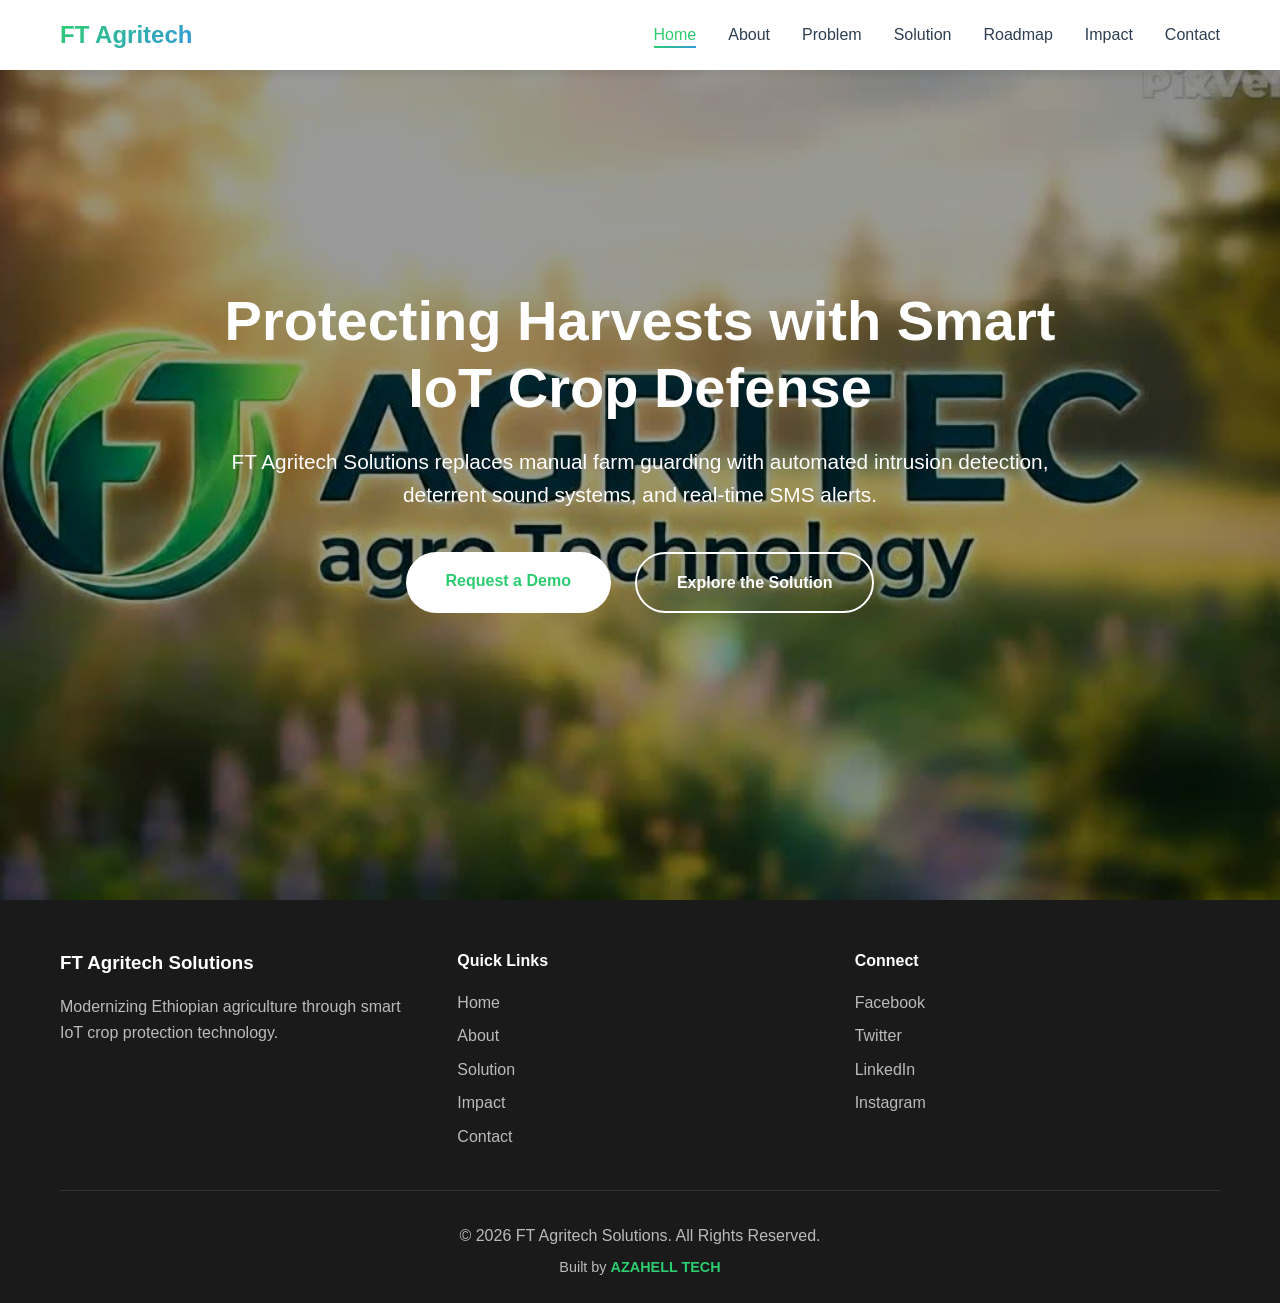
<file: index.html>
<!DOCTYPE html>
<html lang="en">
<head>
    <meta charset="UTF-8">
    <meta name="viewport" content="width=device-width, initial-scale=1.0">
    <meta name="description" content="FT Agritech Solutions - Smart IoT Crop Protection System for Ethiopian Farmers">
    <title>FT Agritech Solutions | Smart Crop Protection</title>
    <link rel="stylesheet" href="./style.css">
</head>
<body>
    <!-- Navigation -->
    <nav class="navbar" id="navbar">
        <div class="container">
            <div class="nav-wrapper">
                <div class="logo">
                    <a href="index.html" style="text-decoration: none;">
                        <span class="logo-text">FT Agritech</span>
                    </a>
                </div>
                <ul class="nav-menu" id="navMenu">
                    <li><a href="index.html" class="nav-link active">Home</a></li>
                    <li><a href="about.html" class="nav-link">About</a></li>
                    <li><a href="problem.html" class="nav-link">Problem</a></li>
                    <li><a href="solution.html" class="nav-link">Solution</a></li>
                    <li><a href="roadmap.html" class="nav-link">Roadmap</a></li>
                    <li><a href="impact.html" class="nav-link">Impact</a></li>
                    <li><a href="contact.html" class="nav-link">Contact</a></li>
                </ul>
                <div class="hamburger" id="hamburger">
                    <span></span>
                    <span></span>
                    <span></span>
                </div>
            </div>
        </div>
    </nav>

    <!-- Hero Section -->
    <section class="hero" id="home">
        <div class="hero-overlay"></div>
        <div class="container">
            <div class="hero-content">
                <h1 class="hero-title animate-fade-in">Protecting Harvests with Smart IoT Crop Defense</h1>
                <p class="hero-subtitle animate-fade-in-delay">FT Agritech Solutions replaces manual farm guarding with automated intrusion detection, deterrent sound systems, and real-time SMS alerts.</p>
                <div class="hero-buttons animate-fade-in-delay-2">
                    <a href="contact.html" class="btn btn-primary">Request a Demo</a>
                    <a href="solution.html" class="btn btn-secondary">Explore the Solution</a>
                </div>
            </div>
        </div>
    </section>

    <!-- Footer -->
    <footer class="footer">
        <div class="container">
            <div class="footer-content">
                <div class="footer-column">
                    <h3>FT Agritech Solutions</h3>
                    <p>Modernizing Ethiopian agriculture through smart IoT crop protection technology.</p>
                </div>
                <div class="footer-column">
                    <h4>Quick Links</h4>
                    <ul>
                        <li><a href="index.html">Home</a></li>
                        <li><a href="about.html">About</a></li>
                        <li><a href="solution.html">Solution</a></li>
                        <li><a href="impact.html">Impact</a></li>
                        <li><a href="contact.html">Contact</a></li>
                    </ul>
                </div>
                <div class="footer-column">
                    <h4>Connect</h4>
                    <div class="footer-social">
                        <a href="#">Facebook</a>
                        <a href="#">Twitter</a>
                        <a href="#">LinkedIn</a>
                        <a href="#">Instagram</a>
                    </div>
                </div>
            </div>
            <div class="footer-bottom">
                <p>&copy; 2026 FT Agritech Solutions. All Rights Reserved.</p>
                <p class="built-by">Built by <strong>AZAHELL TECH</strong></p>
            </div>
        </div>
    </footer>

    <script src="./script.js"></script>
</body>
</html>
</file>
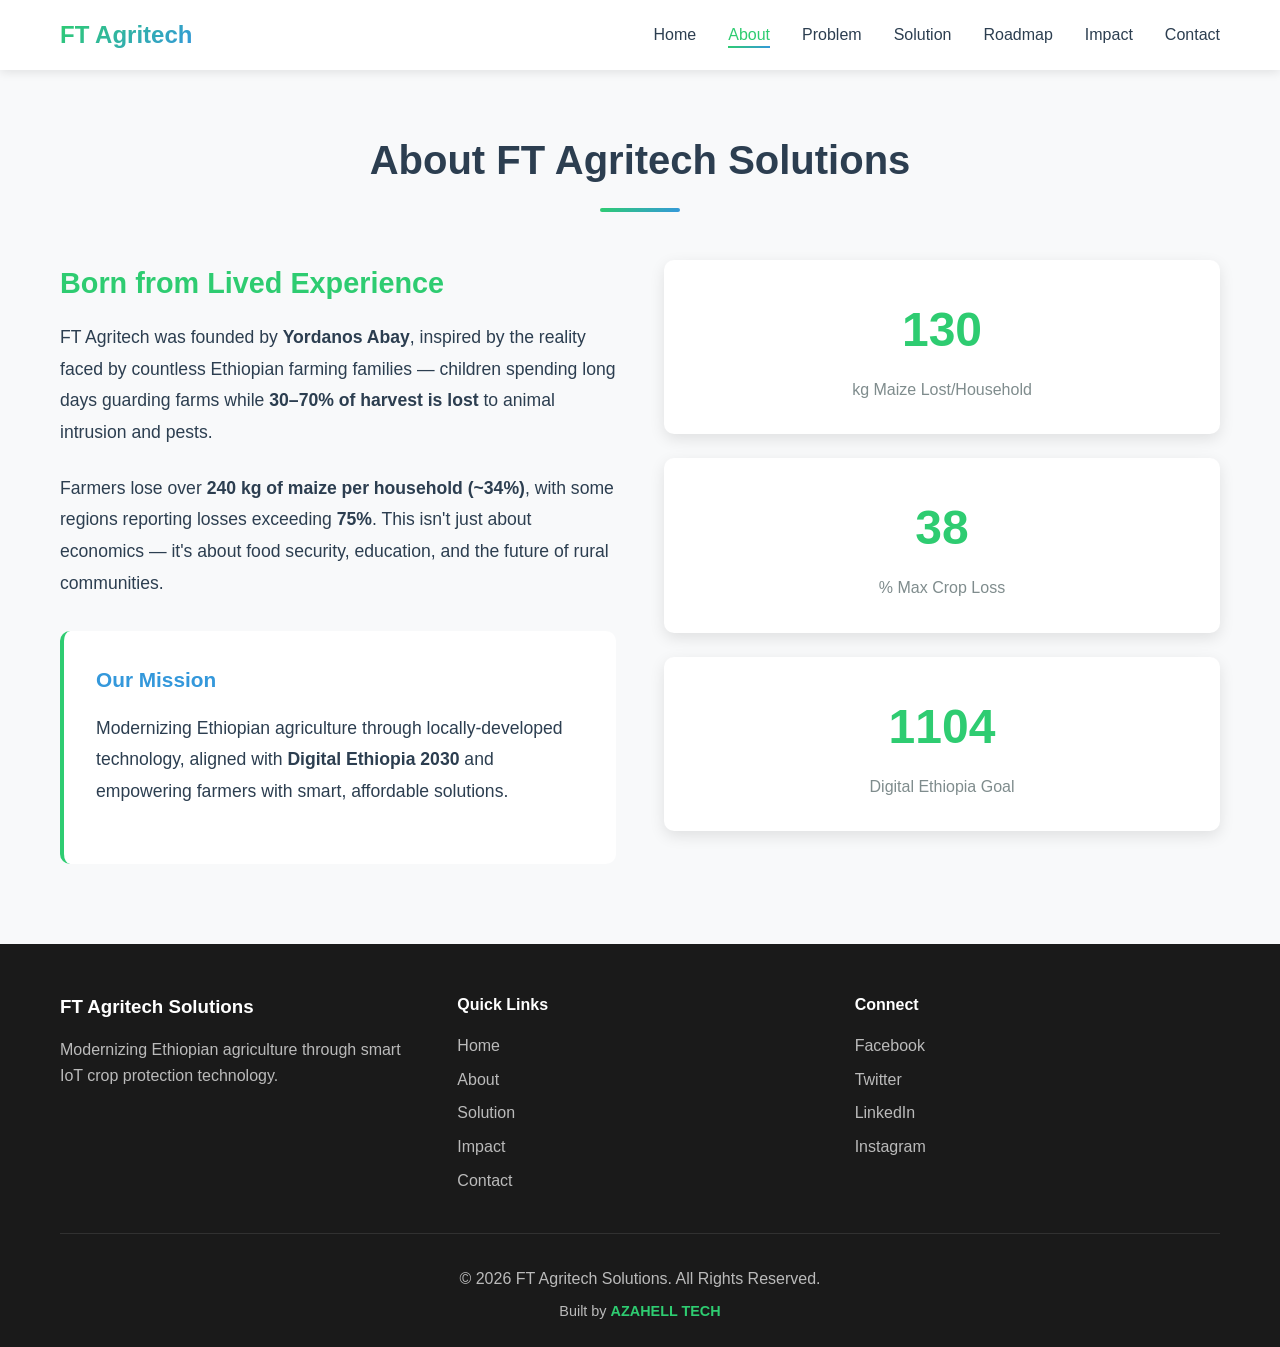
<file: about.html>
<!DOCTYPE html>
<html lang="en">
<head>
    <meta charset="UTF-8">
    <meta name="viewport" content="width=device-width, initial-scale=1.0">
    <meta name="description" content="About FT Agritech Solutions - Our Story and Mission">
    <title>About Us | FT Agritech Solutions</title>
    <link rel="stylesheet" href="style.css">
</head>
<body>
    <!-- Navigation -->
    <nav class="navbar" id="navbar">
        <div class="container">
            <div class="nav-wrapper">
                <div class="logo">
                    <a href="index.html" style="text-decoration: none;">
                        <span class="logo-text">FT Agritech</span>
                    </a>
                </div>
                <ul class="nav-menu" id="navMenu">
                    <li><a href="index.html" class="nav-link">Home</a></li>
                    <li><a href="about.html" class="nav-link active">About</a></li>
                    <li><a href="problem.html" class="nav-link">Problem</a></li>
                    <li><a href="solution.html" class="nav-link">Solution</a></li>
                    <li><a href="roadmap.html" class="nav-link">Roadmap</a></li>
                    <li><a href="impact.html" class="nav-link">Impact</a></li>
                    <li><a href="contact.html" class="nav-link">Contact</a></li>
                </ul>
                <div class="hamburger" id="hamburger">
                    <span></span>
                    <span></span>
                    <span></span>
                </div>
            </div>
        </div>
    </nav>

    <!-- About Section -->
    <section class="about page-section" id="about">
        <div class="container">
            <div class="section-header">
                <h2 class="section-title">About FT Agritech Solutions</h2>
                <div class="title-underline"></div>
            </div>
            <div class="about-content">
                <div class="about-text">
                    <h3>Born from Lived Experience</h3>
                    <p>FT Agritech was founded by <strong>Yordanos Abay</strong>, inspired by the reality faced by countless Ethiopian farming families — children spending long days guarding farms while <strong>30–70% of harvest is lost</strong> to animal intrusion and pests.</p>
                    <p>Farmers lose over <strong>240 kg of maize per household (~34%)</strong>, with some regions reporting losses exceeding <strong>75%</strong>. This isn't just about economics — it's about food security, education, and the future of rural communities.</p>
                    <div class="mission-box">
                        <h4>Our Mission</h4>
                        <p>Modernizing Ethiopian agriculture through locally-developed technology, aligned with <strong>Digital Ethiopia 2030</strong> and empowering farmers with smart, affordable solutions.</p>
                    </div>
                </div>
                <div class="about-stats">
                    <div class="stat-card">
                        <div class="stat-number" data-target="240">0</div>
                        <div class="stat-label">kg Maize Lost/Household</div>
                    </div>
                    <div class="stat-card">
                        <div class="stat-number" data-target="70">0</div>
                        <div class="stat-label">% Max Crop Loss</div>
                    </div>
                    <div class="stat-card">
                        <div class="stat-number" data-target="2030">0</div>
                        <div class="stat-label">Digital Ethiopia Goal</div>
                    </div>
                </div>
            </div>
        </div>
    </section>

    <!-- Footer -->
    <footer class="footer">
        <div class="container">
            <div class="footer-content">
                <div class="footer-column">
                    <h3>FT Agritech Solutions</h3>
                    <p>Modernizing Ethiopian agriculture through smart IoT crop protection technology.</p>
                </div>
                <div class="footer-column">
                    <h4>Quick Links</h4>
                    <ul>
                        <li><a href="index.html">Home</a></li>
                        <li><a href="about.html">About</a></li>
                        <li><a href="solution.html">Solution</a></li>
                        <li><a href="impact.html">Impact</a></li>
                        <li><a href="contact.html">Contact</a></li>
                    </ul>
                </div>
                <div class="footer-column">
                    <h4>Connect</h4>
                    <div class="footer-social">
                        <a href="#">Facebook</a>
                        <a href="#">Twitter</a>
                        <a href="#">LinkedIn</a>
                        <a href="#">Instagram</a>
                    </div>
                </div>
            </div>
            <div class="footer-bottom">
                <p>&copy; 2026 FT Agritech Solutions. All Rights Reserved.</p>
                <p class="built-by">Built by <strong>AZAHELL TECH</strong></p>
            </div>
        </div>
    </footer>

    <script src="script.js"></script>
</body>
</html>
</file>
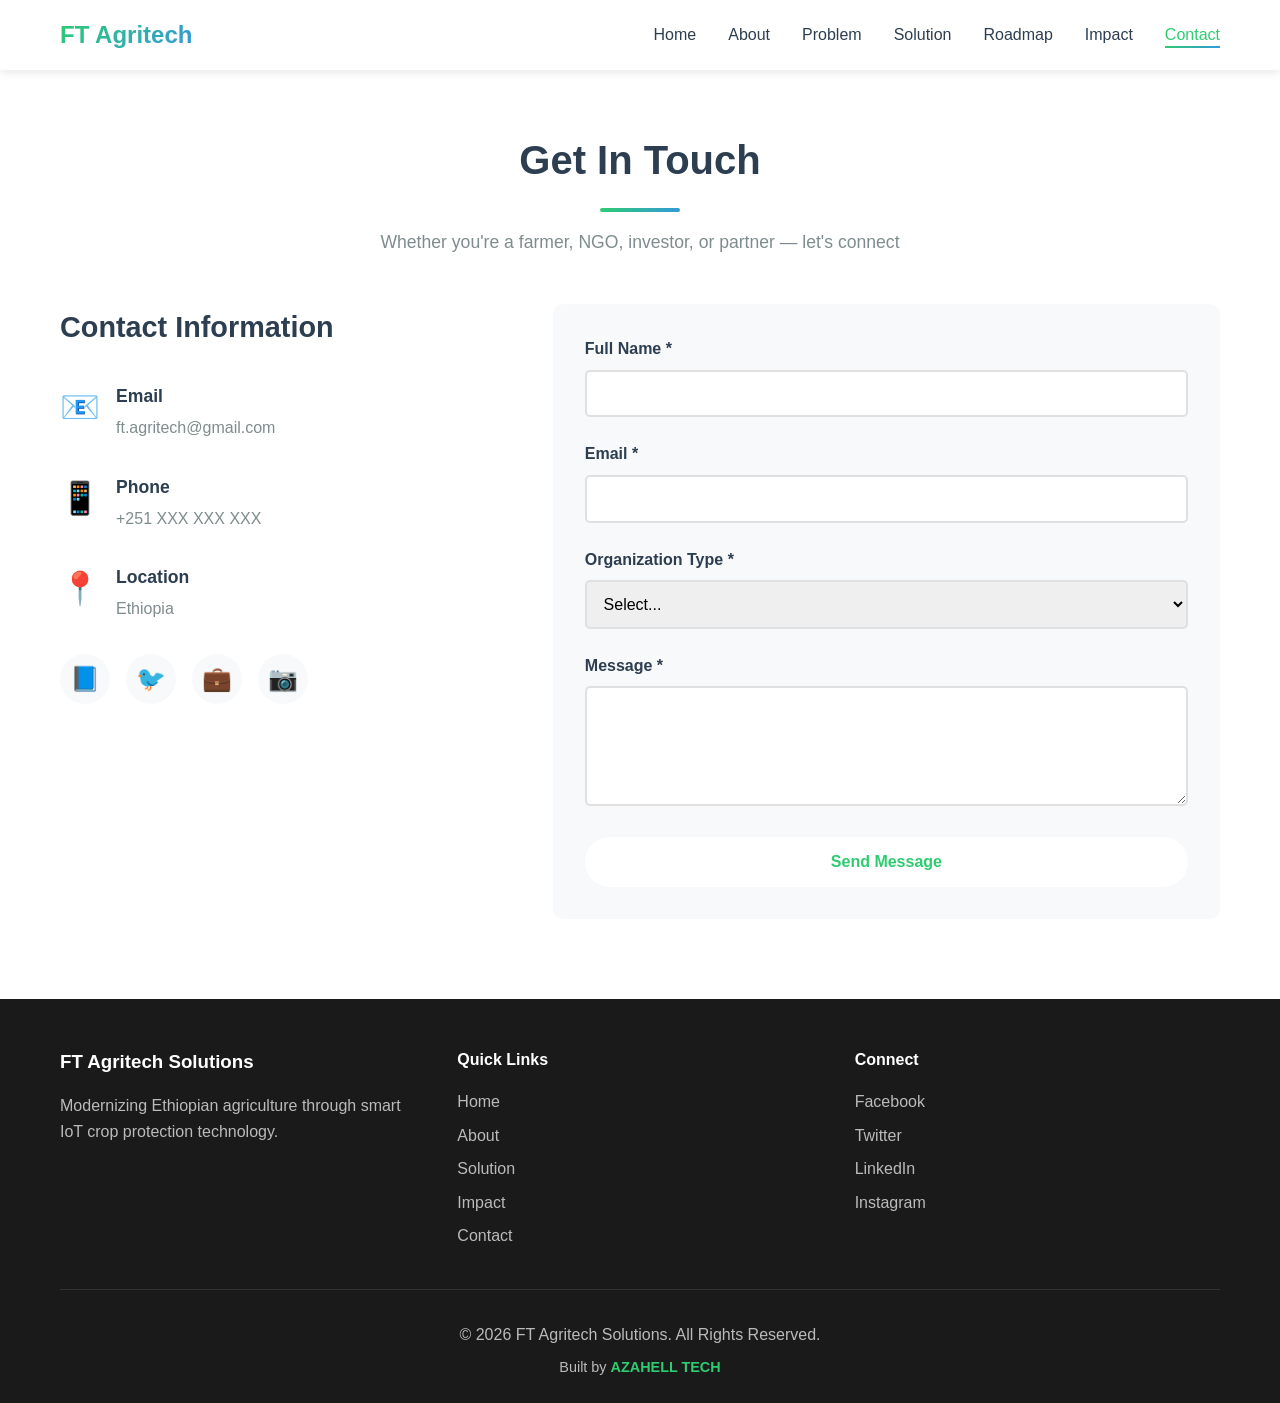
<file: contact.html>
<!DOCTYPE html>
<html lang="en">
<head>
    <meta charset="UTF-8">
    <meta name="viewport" content="width=device-width, initial-scale=1.0">
    <meta name="description" content="Contact FT Agritech Solutions">
    <title>Contact Us | FT Agritech Solutions</title>
    <link rel="stylesheet" href="style.css">
</head>
<body>
    <!-- Navigation -->
    <nav class="navbar" id="navbar">
        <div class="container">
            <div class="nav-wrapper">
                <div class="logo">
                    <a href="index.html" style="text-decoration: none;">
                        <span class="logo-text">FT Agritech</span>
                    </a>
                </div>
                <ul class="nav-menu" id="navMenu">
                    <li><a href="index.html" class="nav-link">Home</a></li>
                    <li><a href="about.html" class="nav-link">About</a></li>
                    <li><a href="problem.html" class="nav-link">Problem</a></li>
                    <li><a href="solution.html" class="nav-link">Solution</a></li>
                    <li><a href="roadmap.html" class="nav-link">Roadmap</a></li>
                    <li><a href="impact.html" class="nav-link">Impact</a></li>
                    <li><a href="contact.html" class="nav-link active">Contact</a></li>
                </ul>
                <div class="hamburger" id="hamburger">
                    <span></span>
                    <span></span>
                    <span></span>
                </div>
            </div>
        </div>
    </nav>

    <!-- Contact Section -->
    <section class="contact page-section" id="contact">
        <div class="container">
            <div class="section-header">
                <h2 class="section-title">Get In Touch</h2>
                <div class="title-underline"></div>
                <p class="section-subtitle">Whether you're a farmer, NGO, investor, or partner — let's connect</p>
            </div>
            <div class="contact-content">
                <div class="contact-info">
                    <h3>Contact Information</h3>
                    <div class="info-item">
                        <div class="info-icon">📧</div>
                        <div>
                            <h4>Email</h4>
                            <p>ft.agritech@gmail.com</p>
                        </div>
                    </div>
                    <div class="info-item">
                        <div class="info-icon">📱</div>
                        <div>
                            <h4>Phone</h4>
                            <p>+251 XXX XXX XXX</p>
                        </div>
                    </div>
                    <div class="info-item">
                        <div class="info-icon">📍</div>
                        <div>
                            <h4>Location</h4>
                            <p>Ethiopia</p>
                        </div>
                    </div>
                    <div class="social-links">
                        <a href="#" class="social-icon">📘</a>
                        <a href="#" class="social-icon">🐦</a>
                        <a href="#" class="social-icon">💼</a>
                        <a href="#" class="social-icon">📷</a>
                    </div>
                </div>
                <div class="contact-form-wrapper">
                    <form class="contact-form" id="contactForm">
                        <div class="form-group">
                            <label for="name">Full Name *</label>
                            <input type="text" id="name" name="name" required>
                        </div>
                        <div class="form-group">
                            <label for="email">Email *</label>
                            <input type="email" id="email" name="email" required>
                        </div>
                        <div class="form-group">
                            <label for="organization">Organization Type *</label>
                            <select id="organization" name="organization" required>
                                <option value="">Select...</option>
                                <option value="farmer">Farmer</option>
                                <option value="ngo">NGO</option>
                                <option value="investor">Investor</option>
                                <option value="partner">Partner</option>
                                <option value="other">Other</option>
                            </select>
                        </div>
                        <div class="form-group">
                            <label for="message">Message *</label>
                            <textarea id="message" name="message" rows="5" required></textarea>
                        </div>
                        <button type="submit" class="btn btn-primary">Send Message</button>
                    </form>
                </div>
            </div>
        </div>
    </section>

    <!-- Footer -->
    <footer class="footer">
        <div class="container">
            <div class="footer-content">
                <div class="footer-column">
                    <h3>FT Agritech Solutions</h3>
                    <p>Modernizing Ethiopian agriculture through smart IoT crop protection technology.</p>
                </div>
                <div class="footer-column">
                    <h4>Quick Links</h4>
                    <ul>
                        <li><a href="index.html">Home</a></li>
                        <li><a href="about.html">About</a></li>
                        <li><a href="solution.html">Solution</a></li>
                        <li><a href="impact.html">Impact</a></li>
                        <li><a href="contact.html">Contact</a></li>
                    </ul>
                </div>
                <div class="footer-column">
                    <h4>Connect</h4>
                    <div class="footer-social">
                        <a href="#">Facebook</a>
                        <a href="#">Twitter</a>
                        <a href="#">LinkedIn</a>
                        <a href="#">Instagram</a>
                    </div>
                </div>
            </div>
            <div class="footer-bottom">
                <p>&copy; 2026 FT Agritech Solutions. All Rights Reserved.</p>
                <p class="built-by">Built by <strong>AZAHELL TECH</strong></p>
            </div>
        </div>
    </footer>

    <!-- Success Modal -->
    <div class="modal" id="successModal">
        <div class="modal-content">
            <div class="modal-icon">✓</div>
            <h3>Message Sent Successfully!</h3>
            <p>Thank you for reaching out. We'll get back to you soon.</p>
            <button class="btn btn-primary" id="closeModal">Close</button>
        </div>
    </div>

    <script src="script.js"></script>
</body>
</html>
</file>
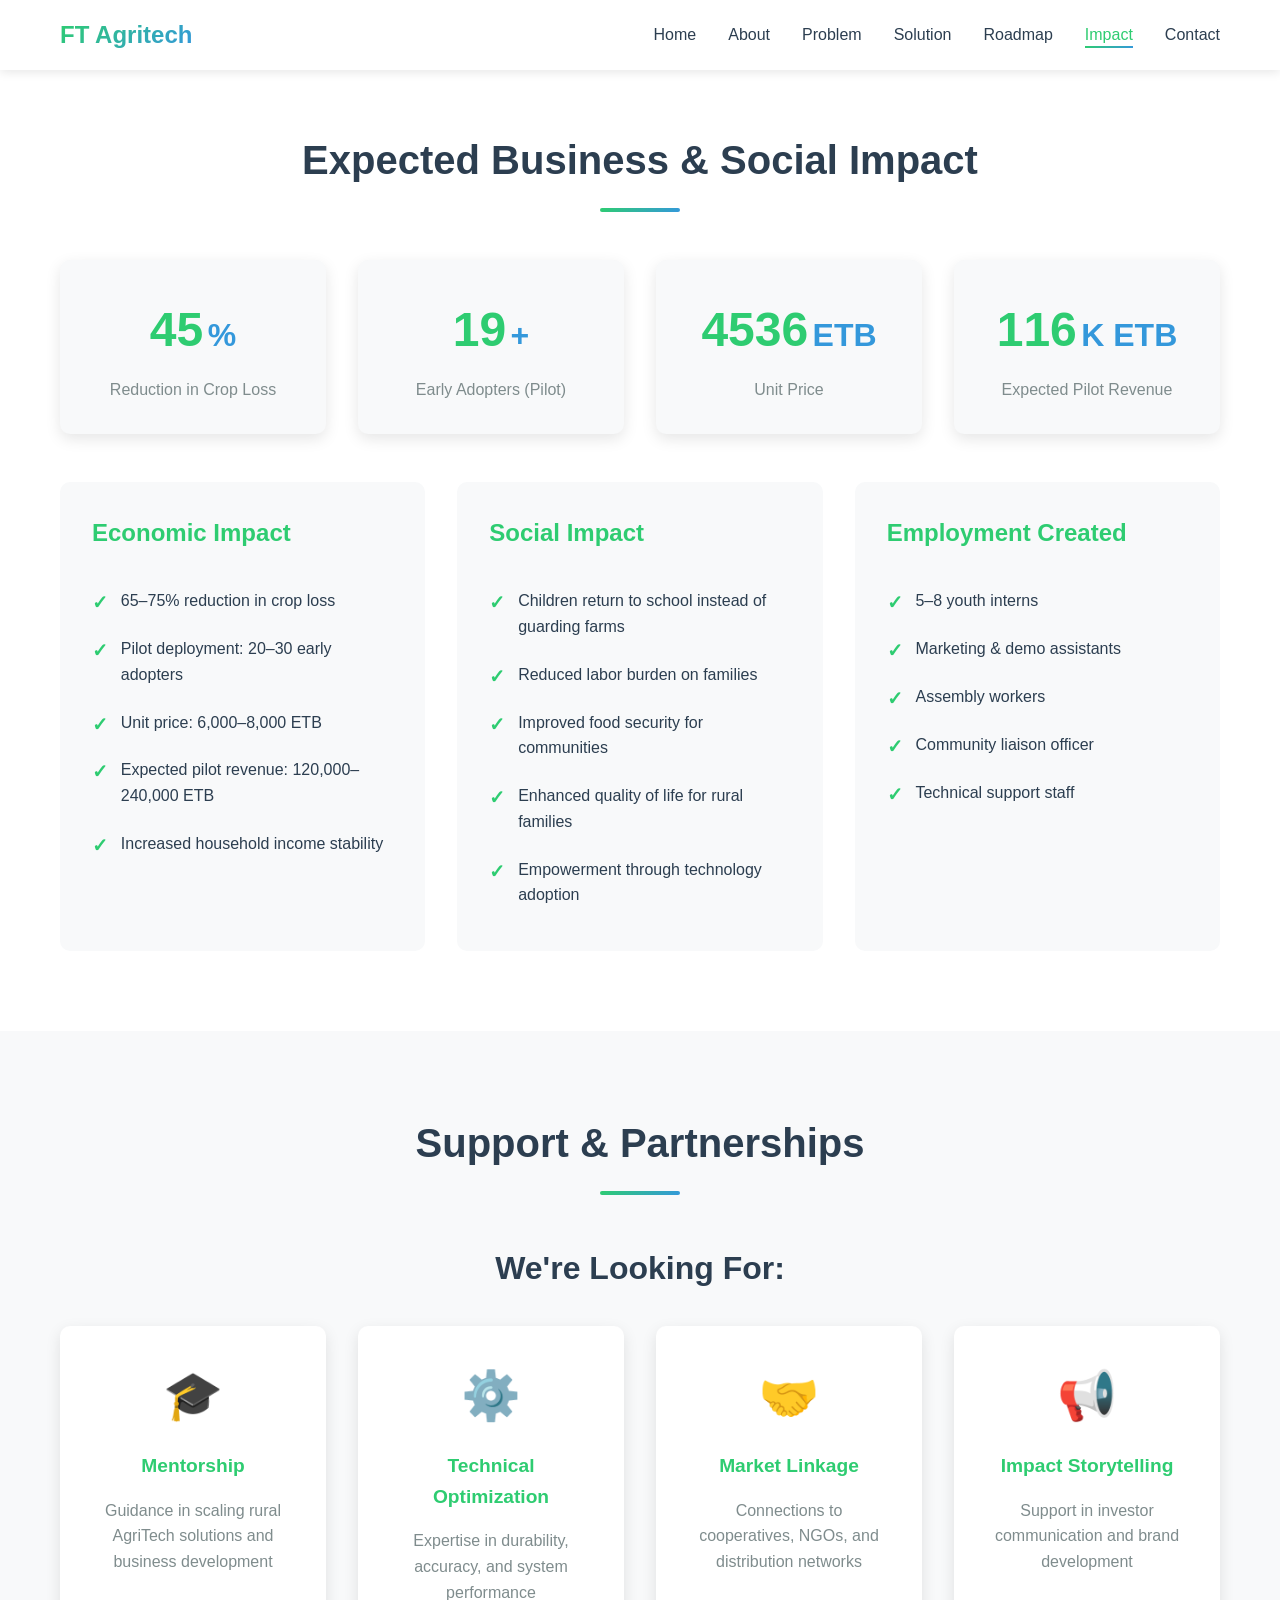
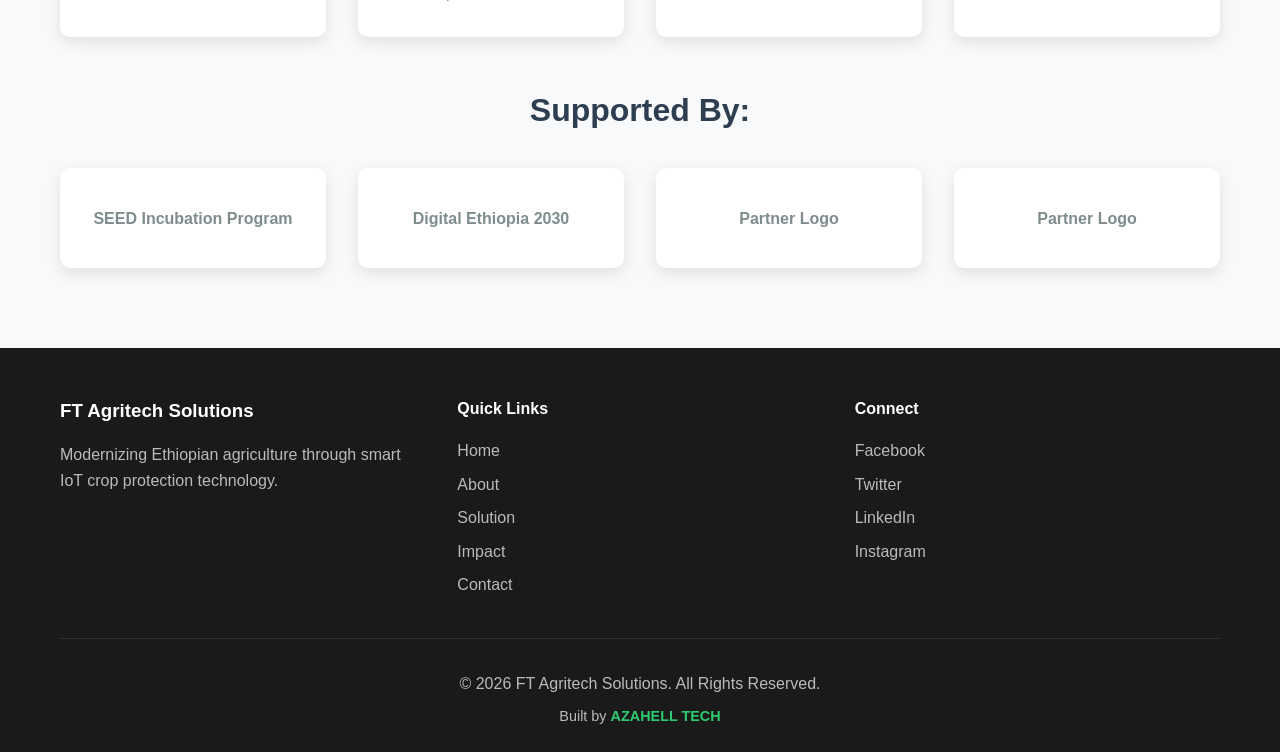
<file: impact.html>
<!DOCTYPE html>
<html lang="en">
<head>
    <meta charset="UTF-8">
    <meta name="viewport" content="width=device-width, initial-scale=1.0">
    <meta name="description" content="Business & Social Impact - FT Agritech Solutions">
    <title>Impact | FT Agritech Solutions</title>
    <link rel="stylesheet" href="style.css">
</head>
<body>
    <!-- Navigation -->
    <nav class="navbar" id="navbar">
        <div class="container">
            <div class="nav-wrapper">
                <div class="logo">
                    <a href="index.html" style="text-decoration: none;">
                        <span class="logo-text">FT Agritech</span>
                    </a>
                </div>
                <ul class="nav-menu" id="navMenu">
                    <li><a href="index.html" class="nav-link">Home</a></li>
                    <li><a href="about.html" class="nav-link">About</a></li>
                    <li><a href="problem.html" class="nav-link">Problem</a></li>
                    <li><a href="solution.html" class="nav-link">Solution</a></li>
                    <li><a href="roadmap.html" class="nav-link">Roadmap</a></li>
                    <li><a href="impact.html" class="nav-link active">Impact</a></li>
                    <li><a href="contact.html" class="nav-link">Contact</a></li>
                </ul>
                <div class="hamburger" id="hamburger">
                    <span></span>
                    <span></span>
                    <span></span>
                </div>
            </div>
        </div>
    </nav>

    <!-- Impact Section -->
    <section class="impact page-section" id="impact">
        <div class="container">
            <div class="section-header">
                <h2 class="section-title">Expected Business & Social Impact</h2>
                <div class="title-underline"></div>
            </div>
            <div class="impact-content">
                <div class="impact-metrics">
                    <div class="metric-card">
                        <div class="metric-number" data-target="70">0</div>
                        <div class="metric-suffix">%</div>
                        <div class="metric-label">Reduction in Crop Loss</div>
                    </div>
                    <div class="metric-card">
                        <div class="metric-number" data-target="30">0</div>
                        <div class="metric-suffix">+</div>
                        <div class="metric-label">Early Adopters (Pilot)</div>
                    </div>
                    <div class="metric-card">
                        <div class="metric-number" data-target="7000">0</div>
                        <div class="metric-suffix"> ETB</div>
                        <div class="metric-label">Unit Price</div>
                    </div>
                    <div class="metric-card">
                        <div class="metric-number" data-target="180">0</div>
                        <div class="metric-suffix">K ETB</div>
                        <div class="metric-label">Expected Pilot Revenue</div>
                    </div>
                </div>
                <div class="impact-details">
                    <div class="impact-column">
                        <h3>Economic Impact</h3>
                        <ul>
                            <li>65–75% reduction in crop loss</li>
                            <li>Pilot deployment: 20–30 early adopters</li>
                            <li>Unit price: 6,000–8,000 ETB</li>
                            <li>Expected pilot revenue: 120,000–240,000 ETB</li>
                            <li>Increased household income stability</li>
                        </ul>
                    </div>
                    <div class="impact-column">
                        <h3>Social Impact</h3>
                        <ul>
                            <li>Children return to school instead of guarding farms</li>
                            <li>Reduced labor burden on families</li>
                            <li>Improved food security for communities</li>
                            <li>Enhanced quality of life for rural families</li>
                            <li>Empowerment through technology adoption</li>
                        </ul>
                    </div>
                    <div class="impact-column">
                        <h3>Employment Created</h3>
                        <ul>
                            <li>5–8 youth interns</li>
                            <li>Marketing & demo assistants</li>
                            <li>Assembly workers</li>
                            <li>Community liaison officer</li>
                            <li>Technical support staff</li>
                        </ul>
                    </div>
                </div>
            </div>
        </div>
    </section>

    <!-- Support & Partnerships Section -->
    <section class="partnerships" id="partnerships">
        <div class="container">
            <div class="section-header">
                <h2 class="section-title">Support & Partnerships</h2>
                <div class="title-underline"></div>
            </div>
            <div class="partnerships-content">
                <div class="support-needed">
                    <h3>We're Looking For:</h3>
                    <div class="support-grid">
                        <div class="support-card">
                            <div class="support-icon">🎓</div>
                            <h4>Mentorship</h4>
                            <p>Guidance in scaling rural AgriTech solutions and business development</p>
                        </div>
                        <div class="support-card">
                            <div class="support-icon">⚙️</div>
                            <h4>Technical Optimization</h4>
                            <p>Expertise in durability, accuracy, and system performance</p>
                        </div>
                        <div class="support-card">
                            <div class="support-icon">🤝</div>
                            <h4>Market Linkage</h4>
                            <p>Connections to cooperatives, NGOs, and distribution networks</p>
                        </div>
                        <div class="support-card">
                            <div class="support-icon">📢</div>
                            <h4>Impact Storytelling</h4>
                            <p>Support in investor communication and brand development</p>
                        </div>
                    </div>
                </div>
                <div class="partner-logos">
                    <h3>Supported By:</h3>
                    <div class="logo-grid">
                        <div class="partner-logo">SEED Incubation Program</div>
                        <div class="partner-logo">Digital Ethiopia 2030</div>
                        <div class="partner-logo">Partner Logo</div>
                        <div class="partner-logo">Partner Logo</div>
                    </div>
                </div>
            </div>
        </div>
    </section>

    <!-- Footer -->
    <footer class="footer">
        <div class="container">
            <div class="footer-content">
                <div class="footer-column">
                    <h3>FT Agritech Solutions</h3>
                    <p>Modernizing Ethiopian agriculture through smart IoT crop protection technology.</p>
                </div>
                <div class="footer-column">
                    <h4>Quick Links</h4>
                    <ul>
                        <li><a href="index.html">Home</a></li>
                        <li><a href="about.html">About</a></li>
                        <li><a href="solution.html">Solution</a></li>
                        <li><a href="impact.html">Impact</a></li>
                        <li><a href="contact.html">Contact</a></li>
                    </ul>
                </div>
                <div class="footer-column">
                    <h4>Connect</h4>
                    <div class="footer-social">
                        <a href="#">Facebook</a>
                        <a href="#">Twitter</a>
                        <a href="#">LinkedIn</a>
                        <a href="#">Instagram</a>
                    </div>
                </div>
            </div>
            <div class="footer-bottom">
                <p>&copy; 2026 FT Agritech Solutions. All Rights Reserved.</p>
                <p class="built-by">Built by <strong>AZAHELL TECH</strong></p>
            </div>
        </div>
    </footer>

    <script src="script.js"></script>
</body>
</html>
</file>
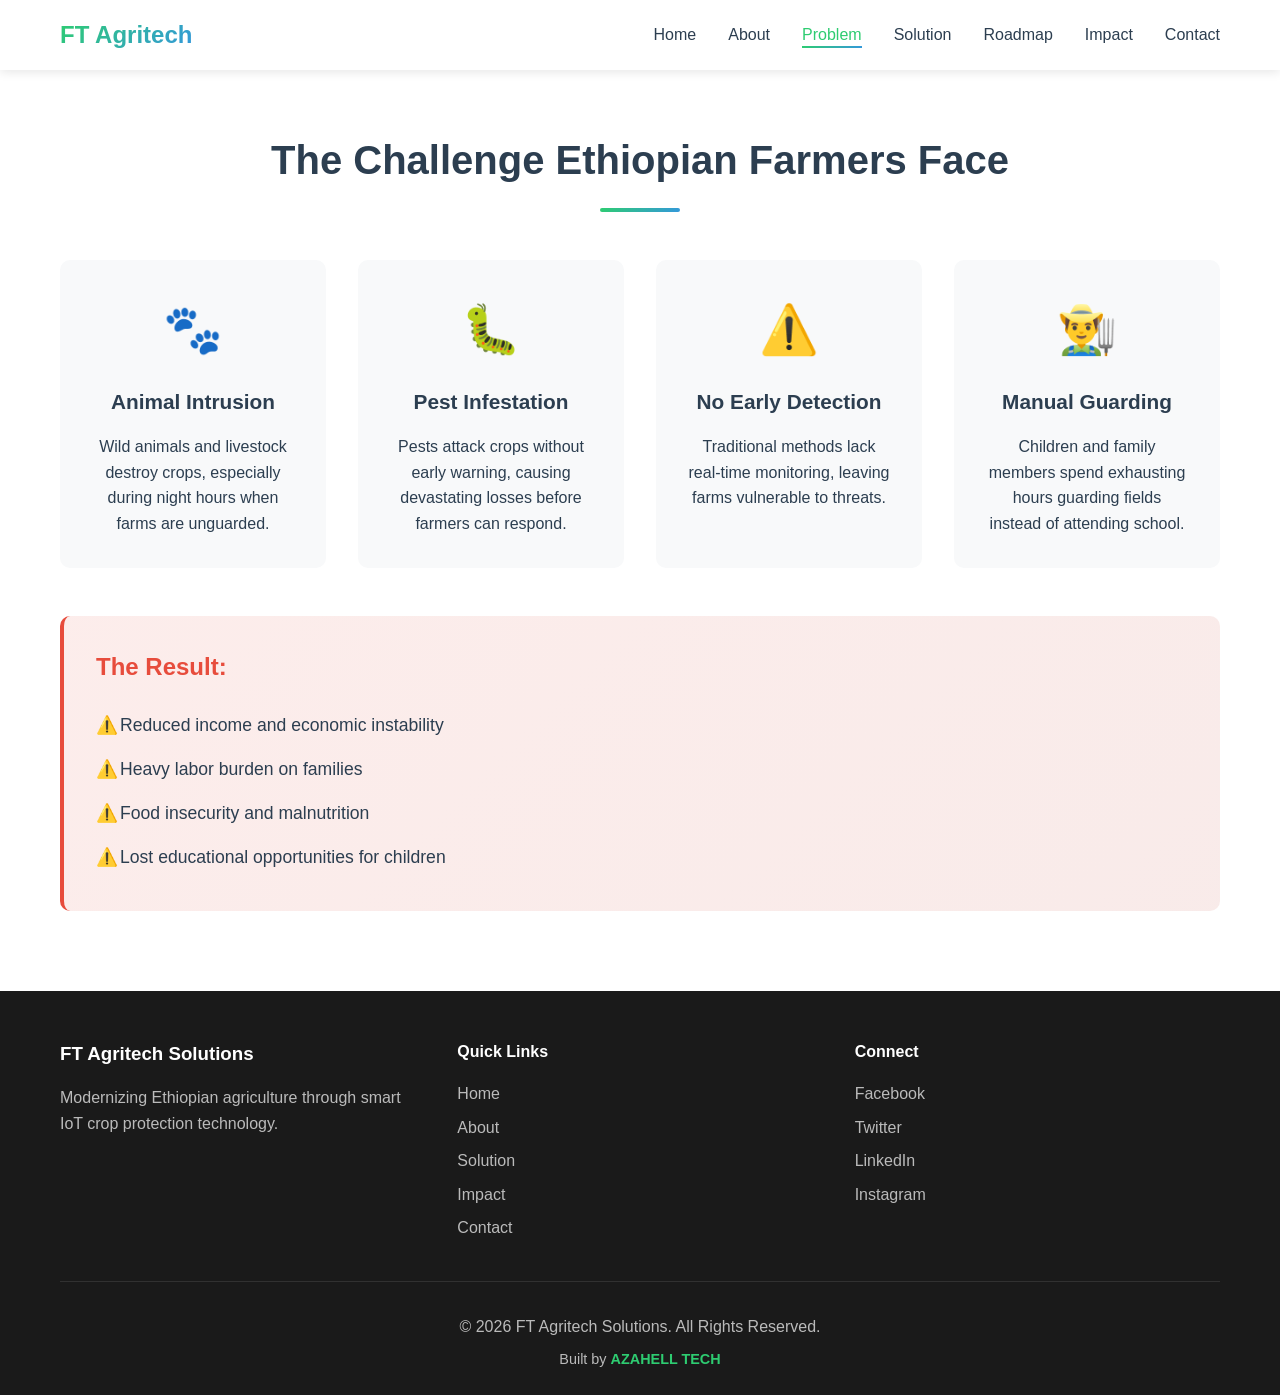
<file: problem.html>
<!DOCTYPE html>
<html lang="en">
<head>
    <meta charset="UTF-8">
    <meta name="viewport" content="width=device-width, initial-scale=1.0">
    <meta name="description" content="Challenges Ethiopian Farmers Face - FT Agritech Solutions">
    <title>The Problem | FT Agritech Solutions</title>
    <link rel="stylesheet" href="style.css">
</head>
<body>
    <!-- Navigation -->
    <nav class="navbar" id="navbar">
        <div class="container">
            <div class="nav-wrapper">
                <div class="logo">
                    <a href="index.html" style="text-decoration: none;">
                        <span class="logo-text">FT Agritech</span>
                    </a>
                </div>
                <ul class="nav-menu" id="navMenu">
                    <li><a href="index.html" class="nav-link">Home</a></li>
                    <li><a href="about.html" class="nav-link">About</a></li>
                    <li><a href="problem.html" class="nav-link active">Problem</a></li>
                    <li><a href="solution.html" class="nav-link">Solution</a></li>
                    <li><a href="roadmap.html" class="nav-link">Roadmap</a></li>
                    <li><a href="impact.html" class="nav-link">Impact</a></li>
                    <li><a href="contact.html" class="nav-link">Contact</a></li>
                </ul>
                <div class="hamburger" id="hamburger">
                    <span></span>
                    <span></span>
                    <span></span>
                </div>
            </div>
        </div>
    </nav>

    <!-- Problem Section -->
    <section class="problem page-section" id="problem">
        <div class="container">
            <div class="section-header">
                <h2 class="section-title">The Challenge Ethiopian Farmers Face</h2>
                <div class="title-underline"></div>
            </div>
            <div class="problem-grid">
                <div class="problem-card">
                    <div class="problem-icon">🐾</div>
                    <h3>Animal Intrusion</h3>
                    <p>Wild animals and livestock destroy crops, especially during night hours when farms are unguarded.</p>
                </div>
                <div class="problem-card">
                    <div class="problem-icon">🐛</div>
                    <h3>Pest Infestation</h3>
                    <p>Pests attack crops without early warning, causing devastating losses before farmers can respond.</p>
                </div>
                <div class="problem-card">
                    <div class="problem-icon">⚠️</div>
                    <h3>No Early Detection</h3>
                    <p>Traditional methods lack real-time monitoring, leaving farms vulnerable to threats.</p>
                </div>
                <div class="problem-card">
                    <div class="problem-icon">👨‍🌾</div>
                    <h3>Manual Guarding</h3>
                    <p>Children and family members spend exhausting hours guarding fields instead of attending school.</p>
                </div>
            </div>
            <div class="problem-impact">
                <h3>The Result:</h3>
                <ul>
                    <li>Reduced income and economic instability</li>
                    <li>Heavy labor burden on families</li>
                    <li>Food insecurity and malnutrition</li>
                    <li>Lost educational opportunities for children</li>
                </ul>
            </div>
        </div>
    </section>

    <!-- Footer -->
    <footer class="footer">
        <div class="container">
            <div class="footer-content">
                <div class="footer-column">
                    <h3>FT Agritech Solutions</h3>
                    <p>Modernizing Ethiopian agriculture through smart IoT crop protection technology.</p>
                </div>
                <div class="footer-column">
                    <h4>Quick Links</h4>
                    <ul>
                        <li><a href="index.html">Home</a></li>
                        <li><a href="about.html">About</a></li>
                        <li><a href="solution.html">Solution</a></li>
                        <li><a href="impact.html">Impact</a></li>
                        <li><a href="contact.html">Contact</a></li>
                    </ul>
                </div>
                <div class="footer-column">
                    <h4>Connect</h4>
                    <div class="footer-social">
                        <a href="#">Facebook</a>
                        <a href="#">Twitter</a>
                        <a href="#">LinkedIn</a>
                        <a href="#">Instagram</a>
                    </div>
                </div>
            </div>
            <div class="footer-bottom">
                <p>&copy; 2026 FT Agritech Solutions. All Rights Reserved.</p>
                <p class="built-by">Built by <strong>AZAHELL TECH</strong></p>
            </div>
        </div>
    </footer>

    <script src="script.js"></script>
</body>
</html>
</file>
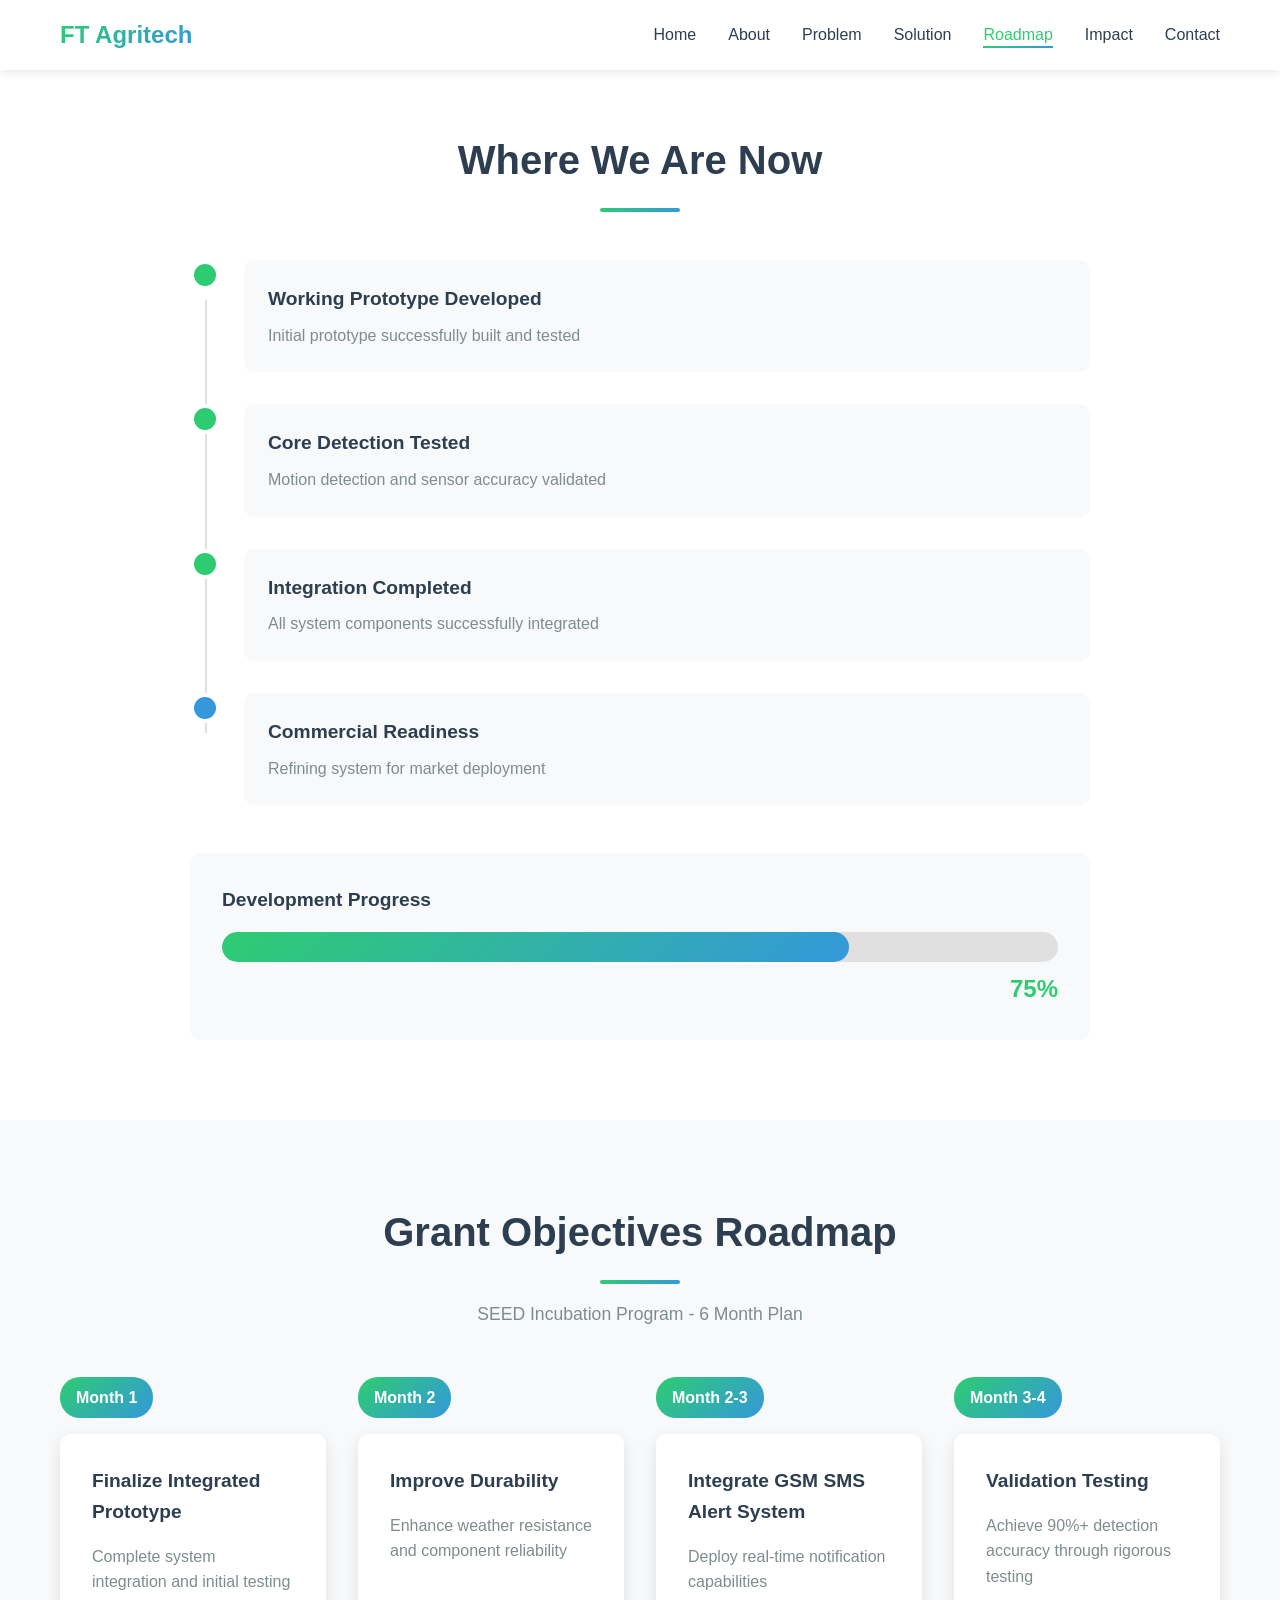
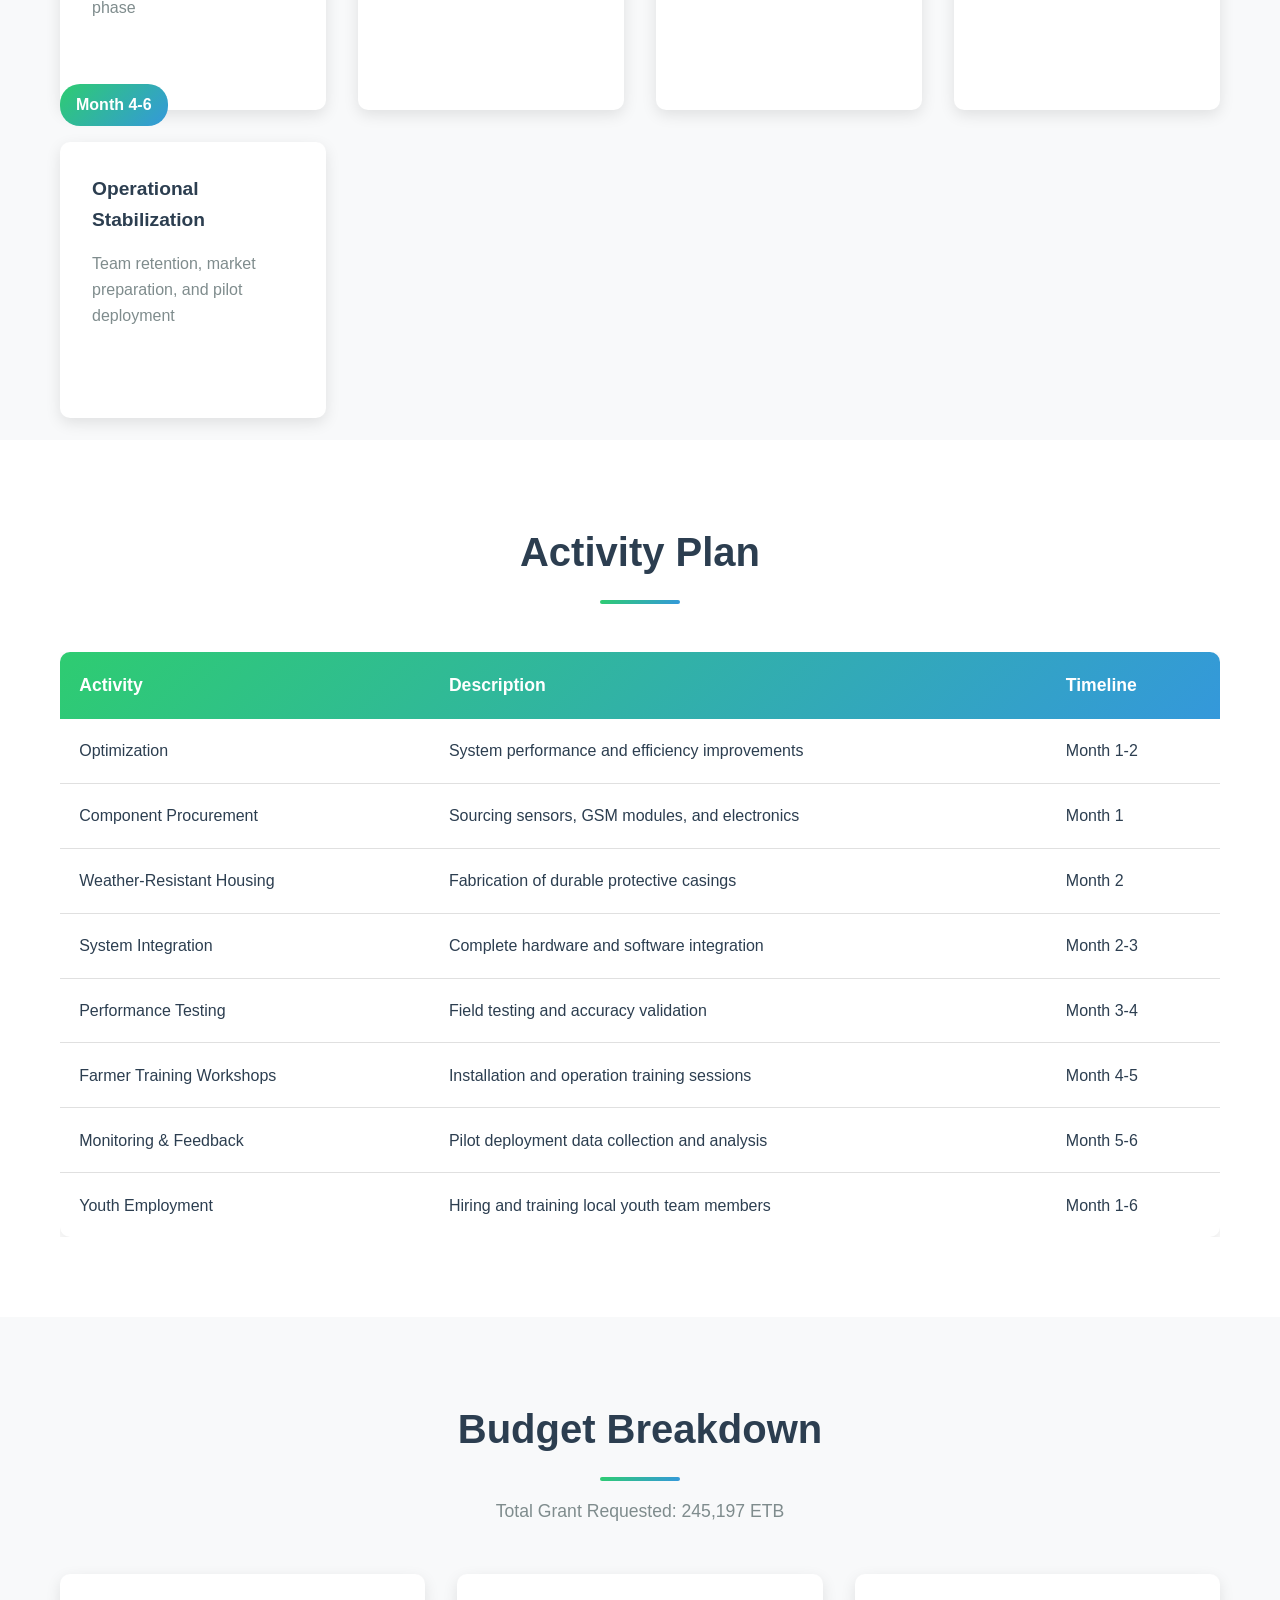
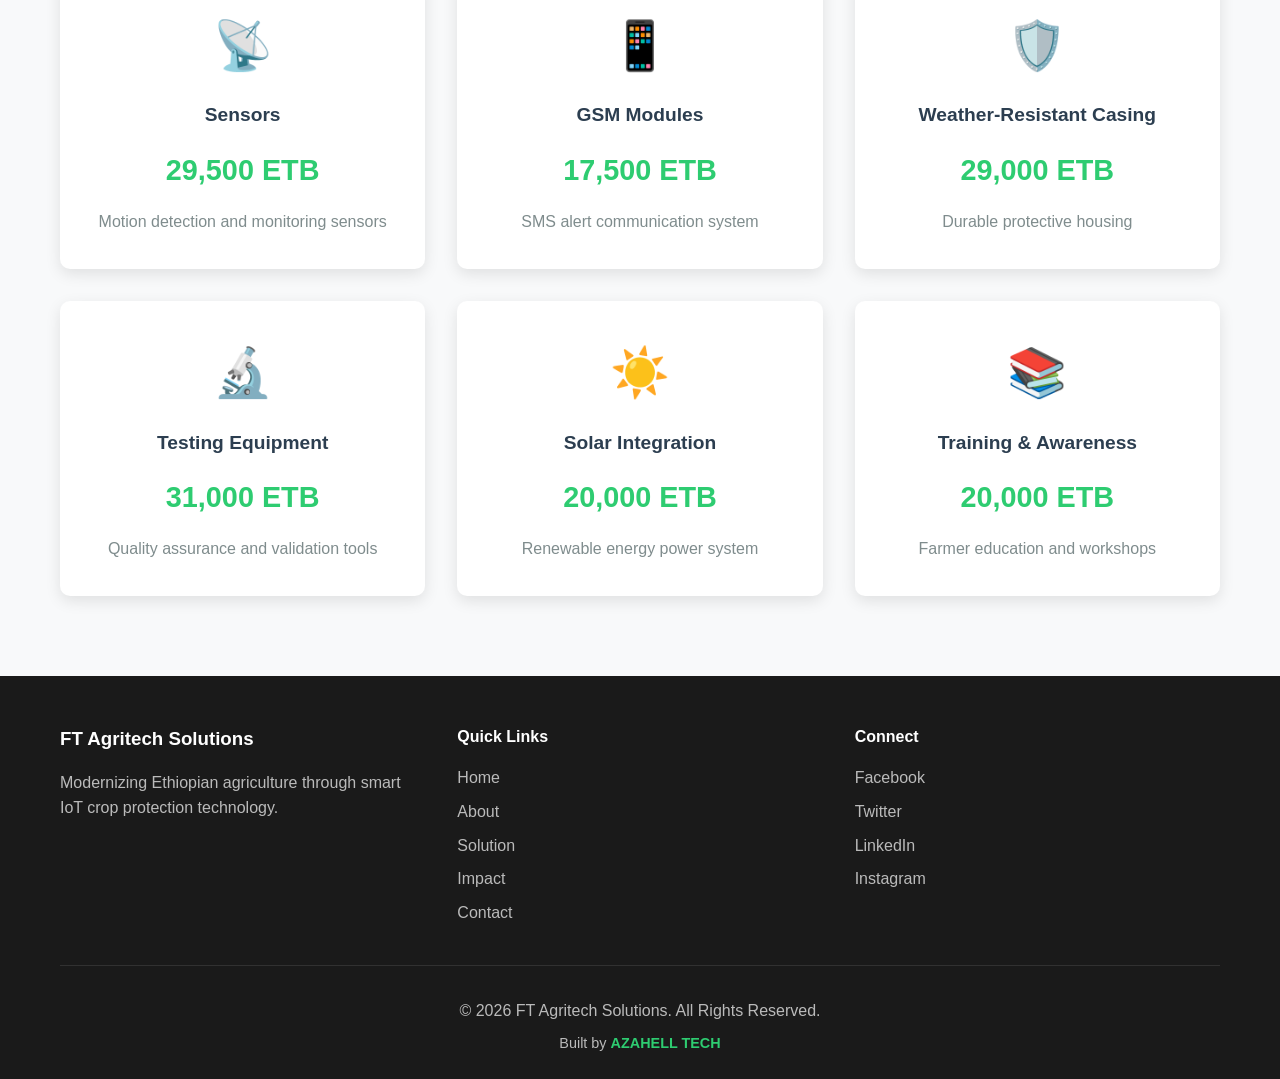
<file: roadmap.html>
<!DOCTYPE html>
<html lang="en">
<head>
    <meta charset="UTF-8">
    <meta name="viewport" content="width=device-width, initial-scale=1.0">
    <meta name="description" content="Development Roadmap - FT Agritech Solutions">
    <title>Roadmap | FT Agritech Solutions</title>
    <link rel="stylesheet" href="style.css">
</head>
<body>
    <!-- Navigation -->
    <nav class="navbar" id="navbar">
        <div class="container">
            <div class="nav-wrapper">
                <div class="logo">
                    <a href="index.html" style="text-decoration: none;">
                        <span class="logo-text">FT Agritech</span>
                    </a>
                </div>
                <ul class="nav-menu" id="navMenu">
                    <li><a href="index.html" class="nav-link">Home</a></li>
                    <li><a href="about.html" class="nav-link">About</a></li>
                    <li><a href="problem.html" class="nav-link">Problem</a></li>
                    <li><a href="solution.html" class="nav-link">Solution</a></li>
                    <li><a href="roadmap.html" class="nav-link active">Roadmap</a></li>
                    <li><a href="impact.html" class="nav-link">Impact</a></li>
                    <li><a href="contact.html" class="nav-link">Contact</a></li>
                </ul>
                <div class="hamburger" id="hamburger">
                    <span></span>
                    <span></span>
                    <span></span>
                </div>
            </div>
        </div>
    </nav>

    <!-- Current Stage Section -->
    <section class="stage page-section" id="stage">
        <div class="container">
            <div class="section-header">
                <h2 class="section-title">Where We Are Now</h2>
                <div class="title-underline"></div>
            </div>
            <div class="stage-content">
                <div class="progress-timeline">
                    <div class="timeline-item completed">
                        <div class="timeline-marker"></div>
                        <div class="timeline-content">
                            <h3>Working Prototype Developed</h3>
                            <p>Initial prototype successfully built and tested</p>
                        </div>
                    </div>
                    <div class="timeline-item completed">
                        <div class="timeline-marker"></div>
                        <div class="timeline-content">
                            <h3>Core Detection Tested</h3>
                            <p>Motion detection and sensor accuracy validated</p>
                        </div>
                    </div>
                    <div class="timeline-item completed">
                        <div class="timeline-marker"></div>
                        <div class="timeline-content">
                            <h3>Integration Completed</h3>
                            <p>All system components successfully integrated</p>
                        </div>
                    </div>
                    <div class="timeline-item active">
                        <div class="timeline-marker"></div>
                        <div class="timeline-content">
                            <h3>Commercial Readiness</h3>
                            <p>Refining system for market deployment</p>
                        </div>
                    </div>
                </div>
                <div class="progress-bar-container">
                    <div class="progress-label">Development Progress</div>
                    <div class="progress-bar">
                        <div class="progress-fill" data-progress="75"></div>
                    </div>
                    <div class="progress-percentage">75%</div>
                </div>
            </div>
        </div>
    </section>

    <!-- Roadmap Section -->
    <section class="roadmap" id="roadmap">
        <div class="container">
            <div class="section-header">
                <h2 class="section-title">Grant Objectives Roadmap</h2>
                <div class="title-underline"></div>
                <p class="section-subtitle">SEED Incubation Program - 6 Month Plan</p>
            </div>
            <div class="roadmap-timeline">
                <div class="roadmap-item">
                    <div class="roadmap-month">Month 1</div>
                    <div class="roadmap-card">
                        <h3>Finalize Integrated Prototype</h3>
                        <p>Complete system integration and initial testing phase</p>
                    </div>
                </div>
                <div class="roadmap-item">
                    <div class="roadmap-month">Month 2</div>
                    <div class="roadmap-card">
                        <h3>Improve Durability</h3>
                        <p>Enhance weather resistance and component reliability</p>
                    </div>
                </div>
                <div class="roadmap-item">
                    <div class="roadmap-month">Month 2-3</div>
                    <div class="roadmap-card">
                        <h3>Integrate GSM SMS Alert System</h3>
                        <p>Deploy real-time notification capabilities</p>
                    </div>
                </div>
                <div class="roadmap-item">
                    <div class="roadmap-month">Month 3-4</div>
                    <div class="roadmap-card">
                        <h3>Validation Testing</h3>
                        <p>Achieve 90%+ detection accuracy through rigorous testing</p>
                    </div>
                </div>
                <div class="roadmap-item">
                    <div class="roadmap-month">Month 4-6</div>
                    <div class="roadmap-card">
                        <h3>Operational Stabilization</h3>
                        <p>Team retention, market preparation, and pilot deployment</p>
                    </div>
                </div>
            </div>
        </div>
    </section>

    <!-- Activity Plan Section -->
    <section class="activity-plan" id="activity">
        <div class="container">
            <div class="section-header">
                <h2 class="section-title">Activity Plan</h2>
                <div class="title-underline"></div>
            </div>
            <div class="table-responsive">
                <table class="activity-table">
                    <thead>
                        <tr>
                            <th>Activity</th>
                            <th>Description</th>
                            <th>Timeline</th>
                        </tr>
                    </thead>
                    <tbody>
                        <tr>
                            <td>Optimization</td>
                            <td>System performance and efficiency improvements</td>
                            <td>Month 1-2</td>
                        </tr>
                        <tr>
                            <td>Component Procurement</td>
                            <td>Sourcing sensors, GSM modules, and electronics</td>
                            <td>Month 1</td>
                        </tr>
                        <tr>
                            <td>Weather-Resistant Housing</td>
                            <td>Fabrication of durable protective casings</td>
                            <td>Month 2</td>
                        </tr>
                        <tr>
                            <td>System Integration</td>
                            <td>Complete hardware and software integration</td>
                            <td>Month 2-3</td>
                        </tr>
                        <tr>
                            <td>Performance Testing</td>
                            <td>Field testing and accuracy validation</td>
                            <td>Month 3-4</td>
                        </tr>
                        <tr>
                            <td>Farmer Training Workshops</td>
                            <td>Installation and operation training sessions</td>
                            <td>Month 4-5</td>
                        </tr>
                        <tr>
                            <td>Monitoring & Feedback</td>
                            <td>Pilot deployment data collection and analysis</td>
                            <td>Month 5-6</td>
                        </tr>
                        <tr>
                            <td>Youth Employment</td>
                            <td>Hiring and training local youth team members</td>
                            <td>Month 1-6</td>
                        </tr>
                    </tbody>
                </table>
            </div>
        </div>
    </section>

    <!-- Budget Section -->
    <section class="budget" id="budget">
        <div class="container">
            <div class="section-header">
                <h2 class="section-title">Budget Breakdown</h2>
                <div class="title-underline"></div>
                <p class="section-subtitle">Total Grant Requested: 245,197 ETB</p>
            </div>
            <div class="budget-grid">
                <div class="budget-card">
                    <div class="budget-icon">📡</div>
                    <h3>Sensors</h3>
                    <div class="budget-amount">29,500 ETB</div>
                    <p>Motion detection and monitoring sensors</p>
                </div>
                <div class="budget-card">
                    <div class="budget-icon">📱</div>
                    <h3>GSM Modules</h3>
                    <div class="budget-amount">17,500 ETB</div>
                    <p>SMS alert communication system</p>
                </div>
                <div class="budget-card">
                    <div class="budget-icon">🛡️</div>
                    <h3>Weather-Resistant Casing</h3>
                    <div class="budget-amount">29,000 ETB</div>
                    <p>Durable protective housing</p>
                </div>
                <div class="budget-card">
                    <div class="budget-icon">🔬</div>
                    <h3>Testing Equipment</h3>
                    <div class="budget-amount">31,000 ETB</div>
                    <p>Quality assurance and validation tools</p>
                </div>
                <div class="budget-card">
                    <div class="budget-icon">☀️</div>
                    <h3>Solar Integration</h3>
                    <div class="budget-amount">20,000 ETB</div>
                    <p>Renewable energy power system</p>
                </div>
                <div class="budget-card">
                    <div class="budget-icon">📚</div>
                    <h3>Training & Awareness</h3>
                    <div class="budget-amount">20,000 ETB</div>
                    <p>Farmer education and workshops</p>
                </div>
            </div>
        </div>
    </section>

    <!-- Footer -->
    <footer class="footer">
        <div class="container">
            <div class="footer-content">
                <div class="footer-column">
                    <h3>FT Agritech Solutions</h3>
                    <p>Modernizing Ethiopian agriculture through smart IoT crop protection technology.</p>
                </div>
                <div class="footer-column">
                    <h4>Quick Links</h4>
                    <ul>
                        <li><a href="index.html">Home</a></li>
                        <li><a href="about.html">About</a></li>
                        <li><a href="solution.html">Solution</a></li>
                        <li><a href="impact.html">Impact</a></li>
                        <li><a href="contact.html">Contact</a></li>
                    </ul>
                </div>
                <div class="footer-column">
                    <h4>Connect</h4>
                    <div class="footer-social">
                        <a href="#">Facebook</a>
                        <a href="#">Twitter</a>
                        <a href="#">LinkedIn</a>
                        <a href="#">Instagram</a>
                    </div>
                </div>
            </div>
            <div class="footer-bottom">
                <p>&copy; 2026 FT Agritech Solutions. All Rights Reserved.</p>
                <p class="built-by">Built by <strong>AZAHELL TECH</strong></p>
            </div>
        </div>
    </footer>

    <script src="script.js"></script>
</body>
</html>
</file>
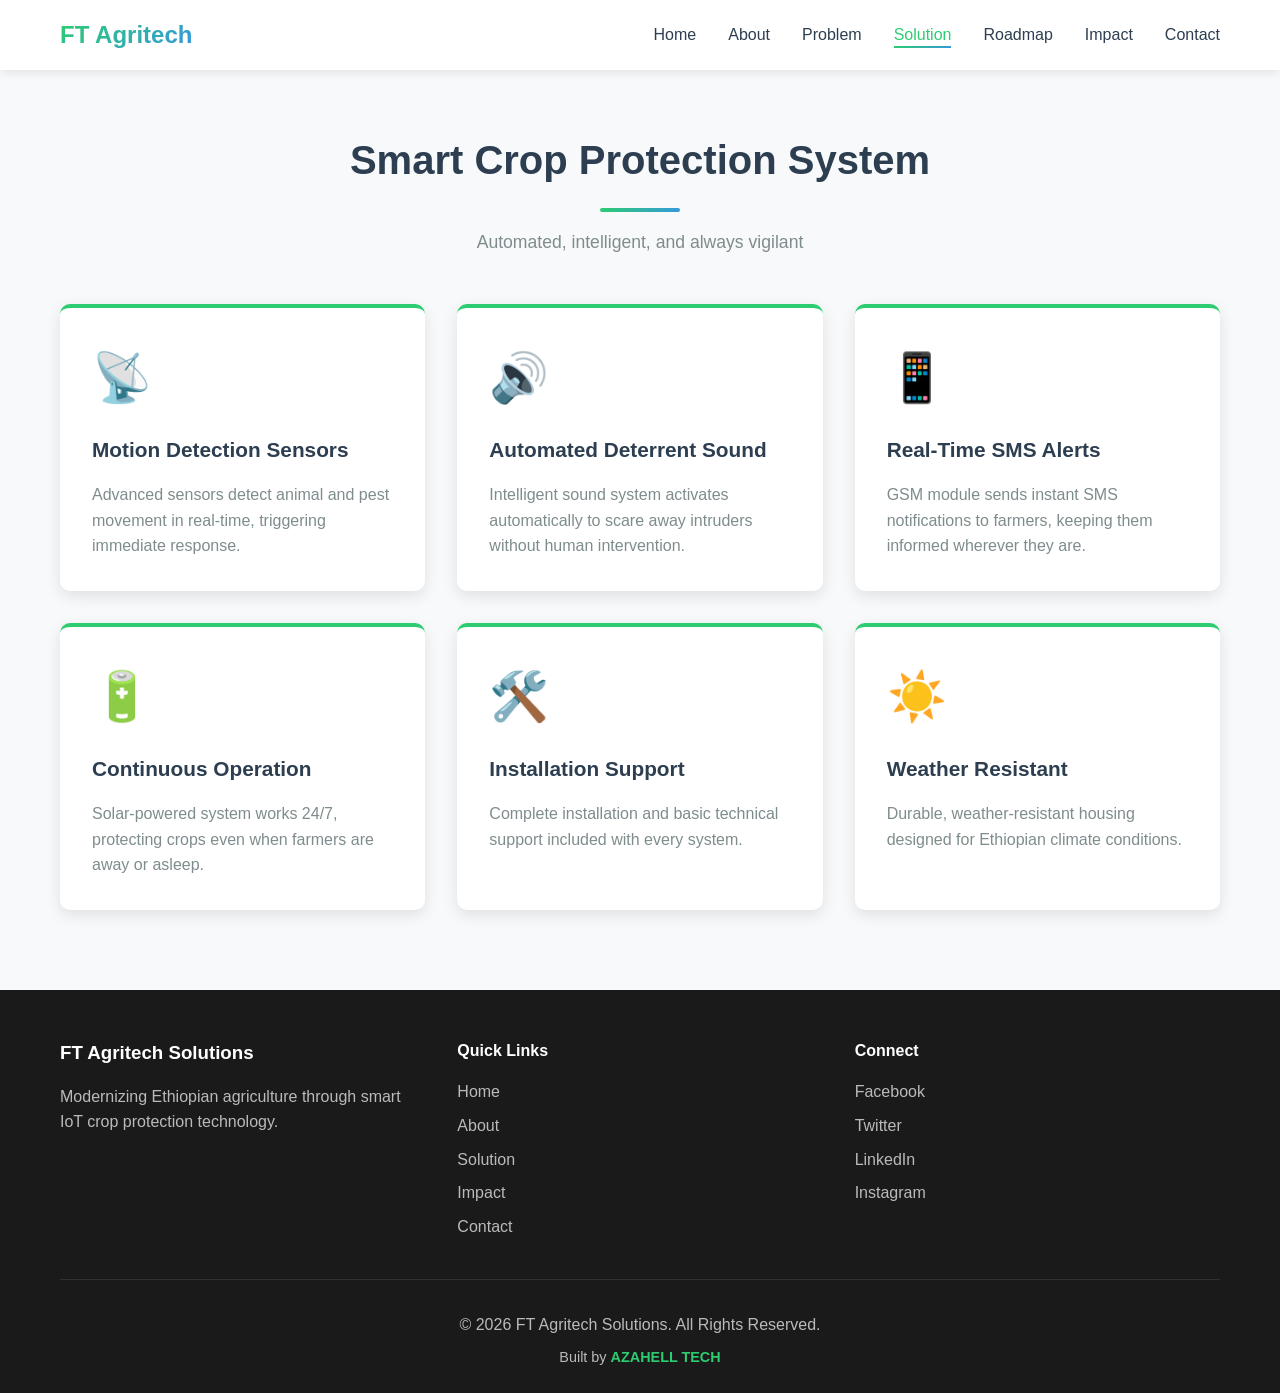
<file: solution.html>
<!DOCTYPE html>
<html lang="en">
<head>
    <meta charset="UTF-8">
    <meta name="viewport" content="width=device-width, initial-scale=1.0">
    <meta name="description" content="Smart Crop Protection System - FT Agritech Solutions">
    <title>Our Solution | FT Agritech Solutions</title>
    <link rel="stylesheet" href="style.css">
</head>
<body>
    <!-- Navigation -->
    <nav class="navbar" id="navbar">
        <div class="container">
            <div class="nav-wrapper">
                <div class="logo">
                    <a href="index.html" style="text-decoration: none;">
                        <span class="logo-text">FT Agritech</span>
                    </a>
                </div>
                <ul class="nav-menu" id="navMenu">
                    <li><a href="index.html" class="nav-link">Home</a></li>
                    <li><a href="about.html" class="nav-link">About</a></li>
                    <li><a href="problem.html" class="nav-link">Problem</a></li>
                    <li><a href="solution.html" class="nav-link active">Solution</a></li>
                    <li><a href="roadmap.html" class="nav-link">Roadmap</a></li>
                    <li><a href="impact.html" class="nav-link">Impact</a></li>
                    <li><a href="contact.html" class="nav-link">Contact</a></li>
                </ul>
                <div class="hamburger" id="hamburger">
                    <span></span>
                    <span></span>
                    <span></span>
                </div>
            </div>
        </div>
    </nav>

    <!-- Solution Section -->
    <section class="solution page-section" id="solution">
        <div class="container">
            <div class="section-header">
                <h2 class="section-title">Smart Crop Protection System</h2>
                <div class="title-underline"></div>
                <p class="section-subtitle">Automated, intelligent, and always vigilant</p>
            </div>
            <div class="solution-grid">
                <div class="feature-card">
                    <div class="feature-icon">📡</div>
                    <h3>Motion Detection Sensors</h3>
                    <p>Advanced sensors detect animal and pest movement in real-time, triggering immediate response.</p>
                </div>
                <div class="feature-card">
                    <div class="feature-icon">🔊</div>
                    <h3>Automated Deterrent Sound</h3>
                    <p>Intelligent sound system activates automatically to scare away intruders without human intervention.</p>
                </div>
                <div class="feature-card">
                    <div class="feature-icon">📱</div>
                    <h3>Real-Time SMS Alerts</h3>
                    <p>GSM module sends instant SMS notifications to farmers, keeping them informed wherever they are.</p>
                </div>
                <div class="feature-card">
                    <div class="feature-icon">🔋</div>
                    <h3>Continuous Operation</h3>
                    <p>Solar-powered system works 24/7, protecting crops even when farmers are away or asleep.</p>
                </div>
                <div class="feature-card">
                    <div class="feature-icon">🛠️</div>
                    <h3>Installation Support</h3>
                    <p>Complete installation and basic technical support included with every system.</p>
                </div>
                <div class="feature-card">
                    <div class="feature-icon">☀️</div>
                    <h3>Weather Resistant</h3>
                    <p>Durable, weather-resistant housing designed for Ethiopian climate conditions.</p>
                </div>
            </div>
        </div>
    </section>

    <!-- Footer -->
    <footer class="footer">
        <div class="container">
            <div class="footer-content">
                <div class="footer-column">
                    <h3>FT Agritech Solutions</h3>
                    <p>Modernizing Ethiopian agriculture through smart IoT crop protection technology.</p>
                </div>
                <div class="footer-column">
                    <h4>Quick Links</h4>
                    <ul>
                        <li><a href="index.html">Home</a></li>
                        <li><a href="about.html">About</a></li>
                        <li><a href="solution.html">Solution</a></li>
                        <li><a href="impact.html">Impact</a></li>
                        <li><a href="contact.html">Contact</a></li>
                    </ul>
                </div>
                <div class="footer-column">
                    <h4>Connect</h4>
                    <div class="footer-social">
                        <a href="#">Facebook</a>
                        <a href="#">Twitter</a>
                        <a href="#">LinkedIn</a>
                        <a href="#">Instagram</a>
                    </div>
                </div>
            </div>
            <div class="footer-bottom">
                <p>&copy; 2026 FT Agritech Solutions. All Rights Reserved.</p>
                <p class="built-by">Built by <strong>AZAHELL TECH</strong></p>
            </div>
        </div>
    </footer>

    <script src="script.js"></script>
</body>
</html>
</file>
<file: style.css>
/* Reset & Base Styles */
* {
    margin: 0;
    padding: 0;
    box-sizing: border-box;
}

:root {
    --primary-green: #2ecc71;
    --dark-green: #27ae60;
    --tech-blue: #3498db;
    --dark-blue: #2980b9;
    --dark-bg: #1a1a1a;
    --light-bg: #f8f9fa;
    --text-dark: #2c3e50;
    --text-light: #7f8c8d;
    --white: #ffffff;
    --gradient: linear-gradient(135deg, var(--primary-green), var(--tech-blue));
}

html {
    scroll-behavior: smooth;
}

body {
    font-family: 'Segoe UI', Tahoma, Geneva, Verdana, sans-serif;
    line-height: 1.6;
    color: var(--text-dark);
    overflow-x: hidden;
}

.container {
    max-width: 1200px;
    margin: 0 auto;
    padding: 0 20px;
}

/* Navigation */
.navbar {
    position: fixed;
    top: 0;
    width: 100%;
    background: var(--white);
    box-shadow: 0 2px 10px rgba(0,0,0,0.1);
    z-index: 1000;
    transition: all 0.3s ease;
}

.navbar.scrolled {
    background: rgba(255,255,255,0.95);
    backdrop-filter: blur(10px);
}

.nav-wrapper {
    display: flex;
    justify-content: space-between;
    align-items: center;
    padding: 1rem 0;
}

.logo-text {
    font-size: 1.5rem;
    font-weight: bold;
    background: var(--gradient);
    -webkit-background-clip: text;
    -webkit-text-fill-color: transparent;
    background-clip: text;
}

.nav-menu {
    display: flex;
    list-style: none;
    gap: 2rem;
}

.nav-link {
    text-decoration: none;
    color: var(--text-dark);
    font-weight: 500;
    transition: color 0.3s ease;
    position: relative;
}

.nav-link::after {
    content: '';
    position: absolute;
    bottom: -5px;
    left: 0;
    width: 0;
    height: 2px;
    background: var(--gradient);
    transition: width 0.3s ease;
}

.nav-link:hover::after,
.nav-link.active::after {
    width: 100%;
}

.nav-link:hover,
.nav-link.active {
    color: var(--primary-green);
}

.hamburger {
    display: none;
    flex-direction: column;
    cursor: pointer;
    gap: 5px;
}

.hamburger span {
    width: 25px;
    height: 3px;
    background: var(--text-dark);
    transition: all 0.3s ease;
}

.hamburger.active span:nth-child(1) {
    transform: rotate(45deg) translate(8px, 8px);
}

.hamburger.active span:nth-child(2) {
    opacity: 0;
}

.hamburger.active span:nth-child(3) {
    transform: rotate(-45deg) translate(7px, -7px);
}

/* Hero Section */
.hero {
    position: relative;
    min-height: 100vh;
    display: flex;
    align-items: center;
    background: url('a1.jpg');
    background-size: cover;
    background-position: center;
    background-attachment: fixed;
    color: var(--white);
    padding-top: 80px;
}

.hero-overlay {
    position: absolute;
    top: 0;
    left: 0;
    width: 100%;
    height: 100%;
    background: rgba(0,0,0,0.4);
}

.hero-content {
    position: relative;
    z-index: 1;
    text-align: center;
    max-width: 900px;
    margin: 0 auto;
}

.hero-title {
    font-size: 3.5rem;
    font-weight: 700;
    margin-bottom: 1.5rem;
    line-height: 1.2;
}

.hero-subtitle {
    font-size: 1.3rem;
    margin-bottom: 2.5rem;
    opacity: 0.95;
}

.hero-buttons {
    display: flex;
    gap: 1.5rem;
    justify-content: center;
    flex-wrap: wrap;
}

.btn {
    padding: 1rem 2.5rem;
    border: none;
    border-radius: 50px;
    font-size: 1rem;
    font-weight: 600;
    cursor: pointer;
    transition: all 0.3s ease;
    text-decoration: none;
    display: inline-block;
}

.btn-primary {
    background: var(--white);
    color: var(--primary-green);
}

.btn-primary:hover {
    transform: translateY(-3px);
    box-shadow: 0 10px 25px rgba(0,0,0,0.2);
}

.btn-secondary {
    background: transparent;
    color: var(--white);
    border: 2px solid var(--white);
}

.btn-secondary:hover {
    background: var(--white);
    color: var(--primary-green);
}

/* Animations */
@keyframes fadeInUp {
    from {
        opacity: 0;
        transform: translateY(30px);
    }
    to {
        opacity: 1;
        transform: translateY(0);
    }
}

.animate-fade-in {
    animation: fadeInUp 1s ease;
}

.animate-fade-in-delay {
    animation: fadeInUp 1s ease 0.3s both;
}

.animate-fade-in-delay-2 {
    animation: fadeInUp 1s ease 0.6s both;
}

/* Section Styles */
section {
    padding: 5rem 0;
}

.page-section {
    padding-top: 8rem;
    min-height: 100vh;
}

.section-header {
    text-align: center;
    margin-bottom: 3rem;
}

.section-title {
    font-size: 2.5rem;
    font-weight: 700;
    margin-bottom: 1rem;
    color: var(--text-dark);
}

.title-underline {
    width: 80px;
    height: 4px;
    background: var(--gradient);
    margin: 0 auto 1rem;
    border-radius: 2px;
}

.section-subtitle {
    font-size: 1.1rem;
    color: var(--text-light);
    max-width: 700px;
    margin: 0 auto;
}

/* About Section */
.about {
    background: var(--light-bg);
}

.about-content {
    display: grid;
    grid-template-columns: 1fr 1fr;
    gap: 3rem;
    align-items: start;
}

.about-text h3 {
    font-size: 1.8rem;
    margin-bottom: 1rem;
    color: var(--primary-green);
}

.about-text p {
    margin-bottom: 1.5rem;
    font-size: 1.1rem;
    line-height: 1.8;
}

.mission-box {
    background: var(--white);
    padding: 2rem;
    border-radius: 10px;
    border-left: 4px solid var(--primary-green);
    margin-top: 2rem;
}

.mission-box h4 {
    font-size: 1.3rem;
    margin-bottom: 1rem;
    color: var(--tech-blue);
}

.about-stats {
    display: grid;
    gap: 1.5rem;
}

.stat-card {
    background: var(--white);
    padding: 2rem;
    border-radius: 10px;
    text-align: center;
    box-shadow: 0 5px 15px rgba(0,0,0,0.1);
    transition: transform 0.3s ease;
}

.stat-card:hover {
    transform: translateY(-5px);
}

.stat-number {
    font-size: 3rem;
    font-weight: 700;
    color: var(--primary-green);
    margin-bottom: 0.5rem;
}

.stat-label {
    font-size: 1rem;
    color: var(--text-light);
}

/* Problem Section */
.problem {
    background: var(--white);
}

.problem-grid {
    display: grid;
    grid-template-columns: repeat(auto-fit, minmax(250px, 1fr));
    gap: 2rem;
    margin-bottom: 3rem;
}

.problem-card {
    background: var(--light-bg);
    padding: 2rem;
    border-radius: 10px;
    text-align: center;
    transition: all 0.3s ease;
}

.problem-card:hover {
    transform: translateY(-10px);
    box-shadow: 0 10px 30px rgba(0,0,0,0.15);
}

.problem-icon {
    font-size: 3rem;
    margin-bottom: 1rem;
}

.problem-card h3 {
    font-size: 1.3rem;
    margin-bottom: 1rem;
    color: var(--text-dark);
}

.problem-impact {
    background: linear-gradient(135deg, rgba(231, 76, 60, 0.1), rgba(192, 57, 43, 0.1));
    padding: 2rem;
    border-radius: 10px;
    border-left: 4px solid #e74c3c;
}

.problem-impact h3 {
    font-size: 1.5rem;
    margin-bottom: 1rem;
    color: #e74c3c;
}

.problem-impact ul {
    list-style: none;
    padding-left: 0;
}

.problem-impact li {
    padding: 0.5rem 0;
    padding-left: 1.5rem;
    position: relative;
    font-size: 1.1rem;
}

.problem-impact li::before {
    content: '⚠️';
    position: absolute;
    left: 0;
}

/* Solution Section */
.solution {
    background: var(--light-bg);
}

.solution-grid {
    display: grid;
    grid-template-columns: repeat(auto-fit, minmax(300px, 1fr));
    gap: 2rem;
}

.feature-card {
    background: var(--white);
    padding: 2rem;
    border-radius: 10px;
    box-shadow: 0 5px 15px rgba(0,0,0,0.1);
    transition: all 0.3s ease;
    border-top: 4px solid var(--primary-green);
}

.feature-card:hover {
    transform: translateY(-10px);
    box-shadow: 0 15px 35px rgba(0,0,0,0.2);
    border-top-color: var(--tech-blue);
}

.feature-icon {
    font-size: 3rem;
    margin-bottom: 1rem;
}

.feature-card h3 {
    font-size: 1.3rem;
    margin-bottom: 1rem;
    color: var(--text-dark);
}

.feature-card p {
    color: var(--text-light);
    line-height: 1.6;
}

/* Stage Section */
.stage {
    background: var(--white);
}

.stage-content {
    max-width: 900px;
    margin: 0 auto;
}

.progress-timeline {
    margin-bottom: 3rem;
}

.timeline-item {
    display: flex;
    gap: 1.5rem;
    margin-bottom: 2rem;
    position: relative;
}

.timeline-item::before {
    content: '';
    position: absolute;
    left: 15px;
    top: 40px;
    width: 2px;
    height: calc(100% + 2rem);
    background: #e0e0e0;
}

.timeline-item:last-child::before {
    display: none;
}

.timeline-marker {
    width: 30px;
    height: 30px;
    border-radius: 50%;
    background: #e0e0e0;
    border: 4px solid var(--white);
    flex-shrink: 0;
    position: relative;
    z-index: 1;
}

.timeline-item.completed .timeline-marker {
    background: var(--primary-green);
}

.timeline-item.active .timeline-marker {
    background: var(--tech-blue);
    animation: pulse 2s infinite;
}

@keyframes pulse {
    0%, 100% {
        box-shadow: 0 0 0 0 rgba(52, 152, 219, 0.7);
    }
    50% {
        box-shadow: 0 0 0 10px rgba(52, 152, 219, 0);
    }
}

.timeline-content {
    flex: 1;
    background: var(--light-bg);
    padding: 1.5rem;
    border-radius: 10px;
}

.timeline-content h3 {
    font-size: 1.2rem;
    margin-bottom: 0.5rem;
    color: var(--text-dark);
}

.timeline-content p {
    color: var(--text-light);
}

.progress-bar-container {
    background: var(--light-bg);
    padding: 2rem;
    border-radius: 10px;
}

.progress-label {
    font-size: 1.2rem;
    font-weight: 600;
    margin-bottom: 1rem;
    color: var(--text-dark);
}

.progress-bar {
    width: 100%;
    height: 30px;
    background: #e0e0e0;
    border-radius: 15px;
    overflow: hidden;
    margin-bottom: 0.5rem;
}

.progress-fill {
    height: 100%;
    background: var(--gradient);
    border-radius: 15px;
    transition: width 2s ease;
    width: 0;
}

.progress-percentage {
    text-align: right;
    font-size: 1.5rem;
    font-weight: 700;
    color: var(--primary-green);
}

/* Roadmap Section */
.roadmap {
    background: var(--light-bg);
}

.roadmap-timeline {
    display: grid;
    grid-template-columns: repeat(auto-fit, minmax(250px, 1fr));
    gap: 2rem;
}

.roadmap-item {
    position: relative;
}

.roadmap-month {
    background: var(--gradient);
    color: var(--white);
    padding: 0.5rem 1rem;
    border-radius: 20px;
    display: inline-block;
    font-weight: 600;
    margin-bottom: 1rem;
}

.roadmap-card {
    background: var(--white);
    padding: 2rem;
    border-radius: 10px;
    box-shadow: 0 5px 15px rgba(0,0,0,0.1);
    transition: all 0.3s ease;
    height: 100%;
}

.roadmap-card:hover {
    transform: translateY(-5px);
    box-shadow: 0 10px 25px rgba(0,0,0,0.15);
}

.roadmap-card h3 {
    font-size: 1.2rem;
    margin-bottom: 1rem;
    color: var(--text-dark);
}

.roadmap-card p {
    color: var(--text-light);
    line-height: 1.6;
}

/* Activity Plan Section */
.activity-plan {
    background: var(--white);
}

.table-responsive {
    overflow-x: auto;
}

.activity-table {
    width: 100%;
    border-collapse: collapse;
    background: var(--white);
    box-shadow: 0 5px 15px rgba(0,0,0,0.1);
    border-radius: 10px;
    overflow: hidden;
}

.activity-table thead {
    background: var(--gradient);
    color: var(--white);
}

.activity-table th,
.activity-table td {
    padding: 1.2rem;
    text-align: left;
}

.activity-table th {
    font-weight: 600;
    font-size: 1.1rem;
}

.activity-table tbody tr {
    border-bottom: 1px solid #e0e0e0;
    transition: background 0.3s ease;
}

.activity-table tbody tr:hover {
    background: var(--light-bg);
}

.activity-table tbody tr:last-child {
    border-bottom: none;
}

/* Budget Section */
.budget {
    background: var(--light-bg);
}

.budget-grid {
    display: grid;
    grid-template-columns: repeat(auto-fit, minmax(280px, 1fr));
    gap: 2rem;
}

.budget-card {
    background: var(--white);
    padding: 2rem;
    border-radius: 10px;
    box-shadow: 0 5px 15px rgba(0,0,0,0.1);
    text-align: center;
    transition: all 0.3s ease;
    border: 2px solid transparent;
}

.budget-card:hover {
    transform: translateY(-5px);
    border-color: var(--primary-green);
}

.budget-icon {
    font-size: 3rem;
    margin-bottom: 1rem;
}

.budget-card h3 {
    font-size: 1.2rem;
    margin-bottom: 1rem;
    color: var(--text-dark);
}

.budget-amount {
    font-size: 1.8rem;
    font-weight: 700;
    color: var(--primary-green);
    margin-bottom: 1rem;
}

.budget-card p {
    color: var(--text-light);
}

/* Impact Section */
.impact {
    background: var(--white);
}

.impact-metrics {
    display: grid;
    grid-template-columns: repeat(auto-fit, minmax(200px, 1fr));
    gap: 2rem;
    margin-bottom: 3rem;
}

.metric-card {
    background: var(--light-bg);
    padding: 2rem;
    border-radius: 10px;
    text-align: center;
    box-shadow: 0 5px 15px rgba(0,0,0,0.1);
}

.metric-number {
    font-size: 3rem;
    font-weight: 700;
    color: var(--primary-green);
    display: inline-block;
}

.metric-suffix {
    font-size: 2rem;
    font-weight: 700;
    color: var(--tech-blue);
    display: inline-block;
}

.metric-label {
    font-size: 1rem;
    color: var(--text-light);
    margin-top: 0.5rem;
}

.impact-details {
    display: grid;
    grid-template-columns: repeat(auto-fit, minmax(300px, 1fr));
    gap: 2rem;
}

.impact-column {
    background: var(--light-bg);
    padding: 2rem;
    border-radius: 10px;
}

.impact-column h3 {
    font-size: 1.5rem;
    margin-bottom: 1.5rem;
    color: var(--primary-green);
}

.impact-column ul {
    list-style: none;
    padding-left: 0;
}

.impact-column li {
    padding: 0.7rem 0;
    padding-left: 1.8rem;
    position: relative;
    line-height: 1.6;
}

.impact-column li::before {
    content: '✓';
    position: absolute;
    left: 0;
    color: var(--primary-green);
    font-weight: 700;
    font-size: 1.2rem;
}

/* Partnerships Section */
.partnerships {
    background: var(--light-bg);
}

.partnerships-content {
    display: grid;
    gap: 3rem;
}

.support-needed h3 {
    font-size: 2rem;
    margin-bottom: 2rem;
    color: var(--text-dark);
    text-align: center;
}

.support-grid {
    display: grid;
    grid-template-columns: repeat(auto-fit, minmax(250px, 1fr));
    gap: 2rem;
}

.support-card {
    background: var(--white);
    padding: 2rem;
    border-radius: 10px;
    box-shadow: 0 5px 15px rgba(0,0,0,0.1);
    text-align: center;
    transition: all 0.3s ease;
}

.support-card:hover {
    transform: translateY(-5px);
    box-shadow: 0 10px 25px rgba(0,0,0,0.15);
}

.support-icon {
    font-size: 3rem;
    margin-bottom: 1rem;
}

.support-card h4 {
    font-size: 1.2rem;
    margin-bottom: 1rem;
    color: var(--primary-green);
}

.support-card p {
    color: var(--text-light);
    line-height: 1.6;
}

.partner-logos {
    text-align: center;
}

.partner-logos h3 {
    font-size: 2rem;
    margin-bottom: 2rem;
    color: var(--text-dark);
}

.logo-grid {
    display: grid;
    grid-template-columns: repeat(auto-fit, minmax(200px, 1fr));
    gap: 2rem;
}

.partner-logo {
    background: var(--white);
    padding: 2rem;
    border-radius: 10px;
    box-shadow: 0 5px 15px rgba(0,0,0,0.1);
    display: flex;
    align-items: center;
    justify-content: center;
    font-weight: 600;
    color: var(--text-light);
    min-height: 100px;
}

/* Contact Section */
.contact {
    background: var(--white);
}

.contact-content {
    display: grid;
    grid-template-columns: 1fr 1.5fr;
    gap: 3rem;
}

.contact-info h3 {
    font-size: 1.8rem;
    margin-bottom: 2rem;
    color: var(--text-dark);
}

.info-item {
    display: flex;
    gap: 1rem;
    margin-bottom: 2rem;
    align-items: start;
}

.info-icon {
    font-size: 2rem;
}

.info-item h4 {
    font-size: 1.1rem;
    margin-bottom: 0.3rem;
    color: var(--text-dark);
}

.info-item p {
    color: var(--text-light);
}

.social-links {
    display: flex;
    gap: 1rem;
    margin-top: 2rem;
}

.social-icon {
    width: 50px;
    height: 50px;
    display: flex;
    align-items: center;
    justify-content: center;
    background: var(--light-bg);
    border-radius: 50%;
    font-size: 1.5rem;
    text-decoration: none;
    transition: all 0.3s ease;
}

.social-icon:hover {
    background: var(--gradient);
    transform: translateY(-3px);
}

.contact-form-wrapper {
    background: var(--light-bg);
    padding: 2rem;
    border-radius: 10px;
}

.form-group {
    margin-bottom: 1.5rem;
}

.form-group label {
    display: block;
    margin-bottom: 0.5rem;
    font-weight: 600;
    color: var(--text-dark);
}

.form-group input,
.form-group select,
.form-group textarea {
    width: 100%;
    padding: 0.8rem;
    border: 2px solid #e0e0e0;
    border-radius: 5px;
    font-size: 1rem;
    font-family: inherit;
    transition: border-color 0.3s ease;
}

.form-group input:focus,
.form-group select:focus,
.form-group textarea:focus {
    outline: none;
    border-color: var(--primary-green);
}

.form-group textarea {
    resize: vertical;
}

.contact-form button {
    width: 100%;
}

/* Footer */
.footer {
    background: var(--dark-bg);
    color: var(--white);
    padding: 3rem 0 1rem;
}

.footer-content {
    display: grid;
    grid-template-columns: repeat(auto-fit, minmax(250px, 1fr));
    gap: 2rem;
    margin-bottom: 2rem;
}

.footer-column h3,
.footer-column h4 {
    margin-bottom: 1rem;
}

.footer-column p {
    color: rgba(255,255,255,0.7);
    line-height: 1.6;
}

.footer-column ul {
    list-style: none;
}

.footer-column ul li {
    margin-bottom: 0.5rem;
}

.footer-column ul li a {
    color: rgba(255,255,255,0.7);
    text-decoration: none;
    transition: color 0.3s ease;
}

.footer-column ul li a:hover {
    color: var(--primary-green);
}

.footer-social {
    display: flex;
    flex-direction: column;
    gap: 0.5rem;
}

.footer-social a {
    color: rgba(255,255,255,0.7);
    text-decoration: none;
    transition: color 0.3s ease;
}

.footer-social a:hover {
    color: var(--primary-green);
}

.footer-bottom {
    border-top: 1px solid rgba(255,255,255,0.1);
    padding-top: 2rem;
    text-align: center;
}

.footer-bottom p {
    color: rgba(255,255,255,0.7);
    margin-bottom: 0.5rem;
}

.built-by {
    font-size: 0.9rem;
}

.built-by strong {
    color: var(--primary-green);
}

/* Modal */
.modal {
    display: none;
    position: fixed;
    top: 0;
    left: 0;
    width: 100%;
    height: 100%;
    background: rgba(0,0,0,0.7);
    z-index: 2000;
    align-items: center;
    justify-content: center;
}

.modal.active {
    display: flex;
}

.modal-content {
    background: var(--white);
    padding: 3rem;
    border-radius: 10px;
    text-align: center;
    max-width: 500px;
    animation: fadeInUp 0.5s ease;
}

.modal-icon {
    width: 80px;
    height: 80px;
    background: var(--primary-green);
    color: var(--white);
    border-radius: 50%;
    display: flex;
    align-items: center;
    justify-content: center;
    font-size: 3rem;
    margin: 0 auto 1.5rem;
}

.modal-content h3 {
    font-size: 1.8rem;
    margin-bottom: 1rem;
    color: var(--text-dark);
}

.modal-content p {
    color: var(--text-light);
    margin-bottom: 2rem;
}

/* Responsive Design */
@media (max-width: 768px) {
    .hamburger {
        display: flex;
    }

    .nav-menu {
        position: fixed;
        left: -100%;
        top: 70px;
        flex-direction: column;
        background: var(--white);
        width: 100%;
        text-align: center;
        transition: left 0.3s ease;
        box-shadow: 0 10px 27px rgba(0,0,0,0.1);
        padding: 2rem 0;
    }

    .nav-menu.active {
        left: 0;
    }

    .hero-title {
        font-size: 2.5rem;
    }

    .hero-subtitle {
        font-size: 1.1rem;
    }

    .hero-buttons {
        flex-direction: column;
    }

    .about-content {
        grid-template-columns: 1fr;
    }

    .contact-content {
        grid-template-columns: 1fr;
    }

    .section-title {
        font-size: 2rem;
    }

    .roadmap-timeline {
        grid-template-columns: 1fr;
    }

    .impact-details {
        grid-template-columns: 1fr;
    }

    .activity-table {
        font-size: 0.9rem;
    }

    .activity-table th,
    .activity-table td {
        padding: 0.8rem;
    }
}

@media (max-width: 480px) {
    .hero-title {
        font-size: 2rem;
    }

    .hero-subtitle {
        font-size: 1rem;
    }

    .btn {
        padding: 0.8rem 2rem;
        font-size: 0.9rem;
    }

    .section-title {
        font-size: 1.8rem;
    }

    .stat-number,
    .metric-number {
        font-size: 2.5rem;
    }

    .problem-grid,
    .solution-grid,
    .budget-grid,
    .support-grid {
        grid-template-columns: 1fr;
    }
}

/* Scroll Animations */
.scroll-animate {
    opacity: 0;
    transform: translateY(30px);
    transition: all 0.6s ease;
}

.scroll-animate.active {
    opacity: 1;
    transform: translateY(0);
}

/* Utility Classes */
.text-center {
    text-align: center;
}

.mt-1 { margin-top: 1rem; }
.mt-2 { margin-top: 2rem; }
.mt-3 { margin-top: 3rem; }

.mb-1 { margin-bottom: 1rem; }
.mb-2 { margin-bottom: 2rem; }
.mb-3 { margin-bottom: 3rem; }

.p-1 { padding: 1rem; }
.p-2 { padding: 2rem; }
.p-3 { padding: 3rem; }
</file>
